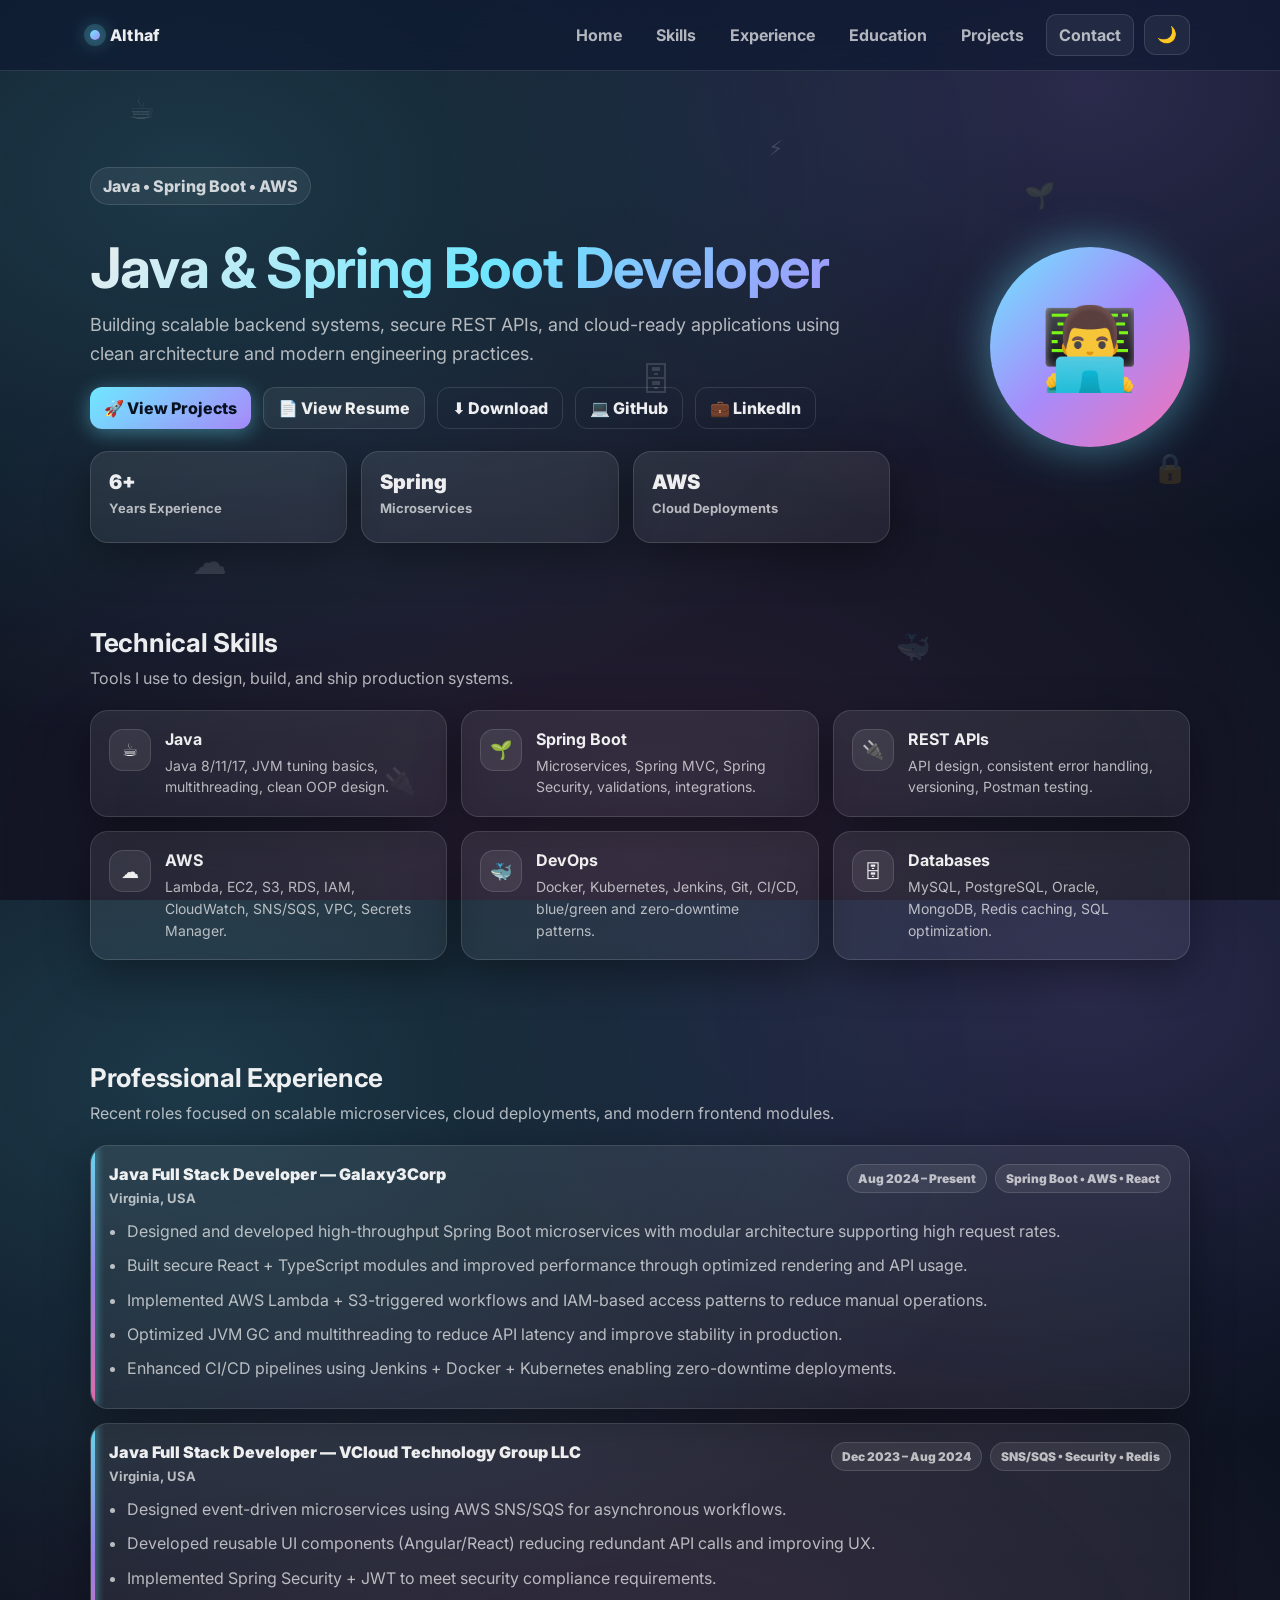
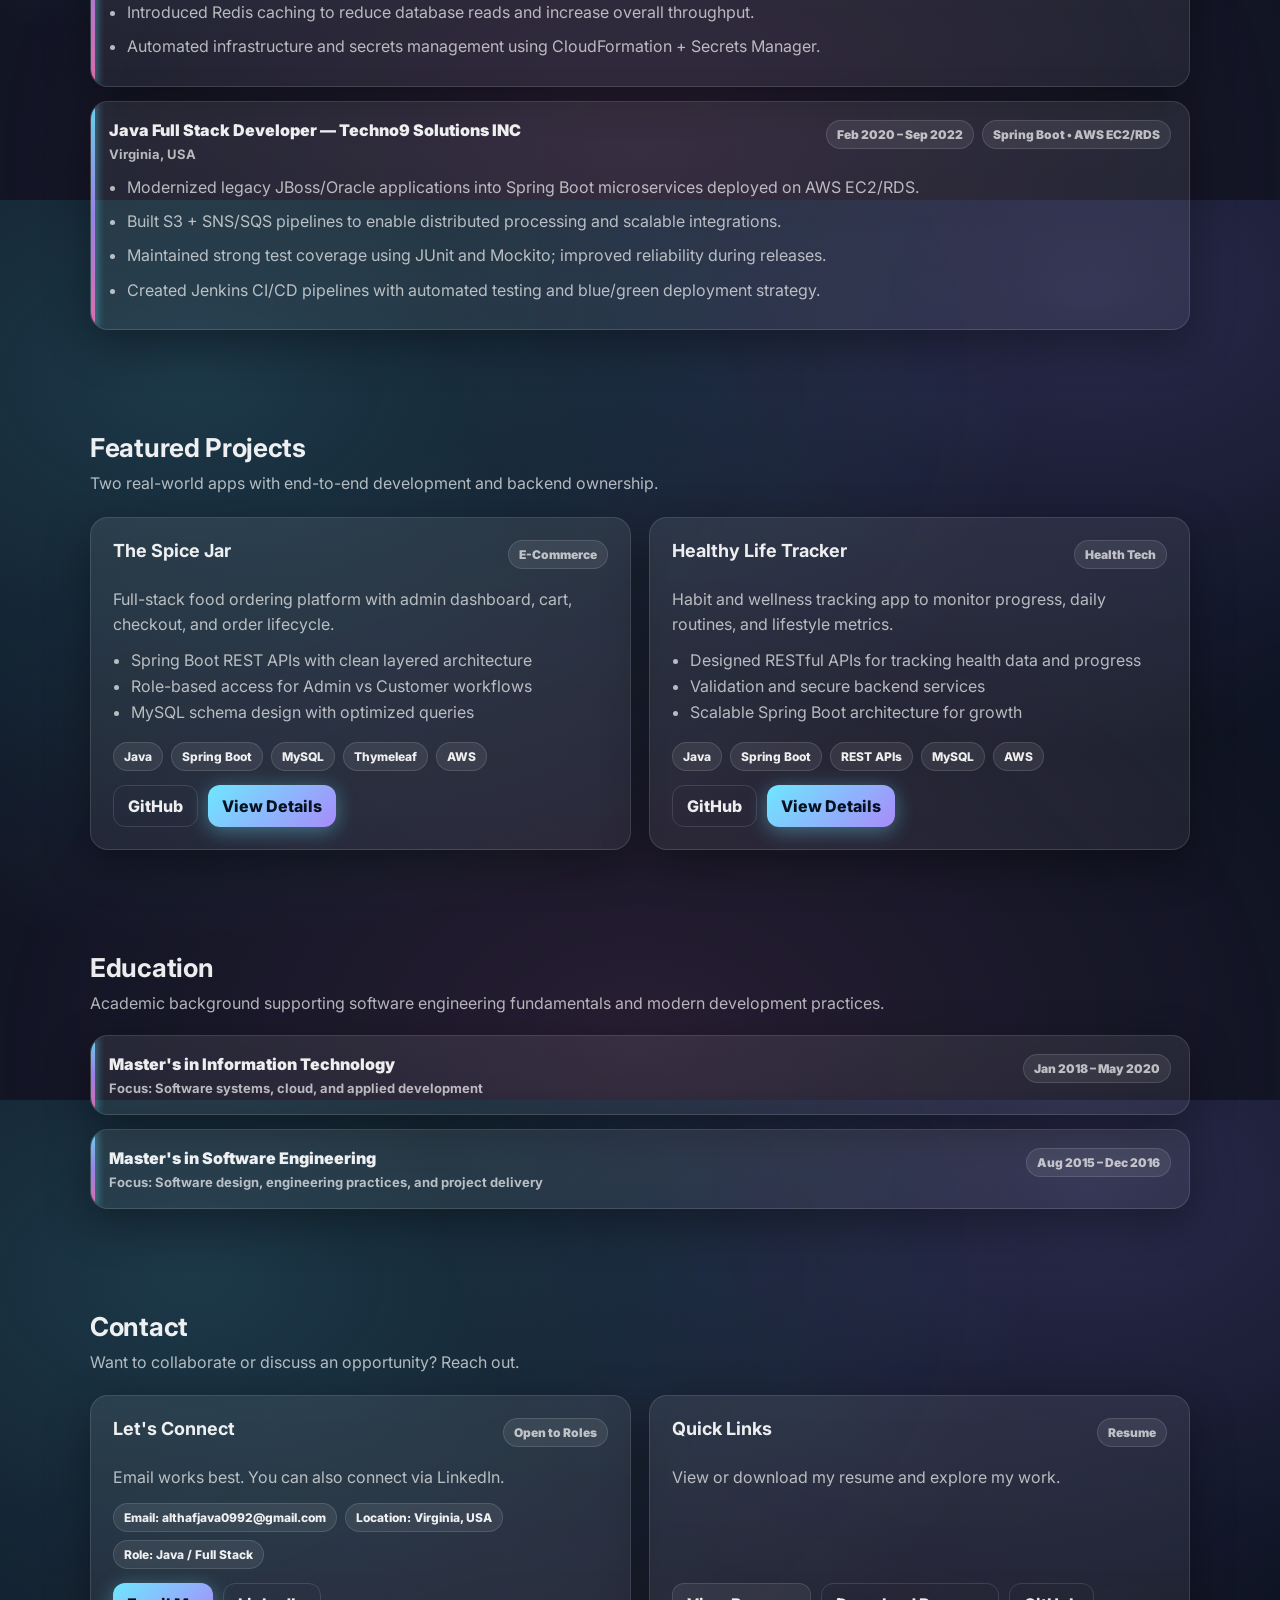
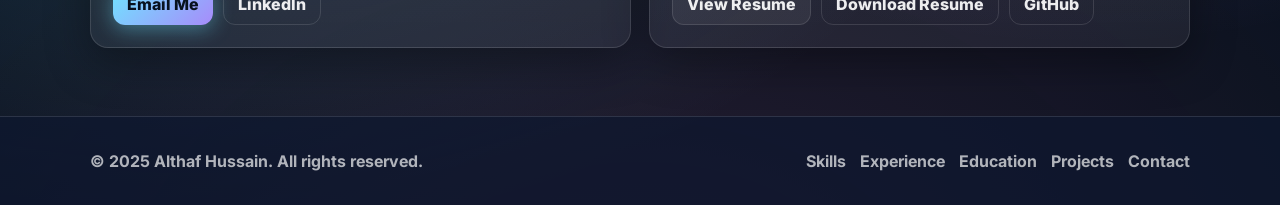
<file: index.html>
<!DOCTYPE html>
<html lang="en">
<head>
    <meta charset="UTF-8" />
    <meta name="viewport" content="width=device-width, initial-scale=1.0" />
    <title>Althaf | Java & Spring Boot Developer</title>

    <link rel="preconnect" href="https://fonts.googleapis.com" />
    <link rel="preconnect" href="https://fonts.gstatic.com" crossorigin />
    <link href="https://fonts.googleapis.com/css2?family=Inter:wght@400;600;700&display=swap" rel="stylesheet" />

    <style>
        :root{
            --bg:#0b1220;
            --bg2:#0d1730;
            --card:rgba(255,255,255,.06);
            --card2:rgba(255,255,255,.08);
            --border:rgba(255,255,255,.12);
            --text:rgba(255,255,255,.92);
            --muted:rgba(255,255,255,.68);
            --accent:#6ee7ff;
            --accent2:#a78bfa;
            --accent3:#f472b6;
            --shadow:0 14px 44px rgba(0,0,0,.35);
            --shadow-glow:0 0 40px rgba(110,231,255,.3);
            --radius:18px;
            --ring:rgba(110,231,255,.22);
        }

        [data-theme="light"]{
            --bg:#f7f8fc;
            --bg2:#ffffff;
            --card:rgba(10,20,40,.05);
            --card2:rgba(10,20,40,.07);
            --border:rgba(10,20,40,.12);
            --text:rgba(10,20,40,.92);
            --muted:rgba(10,20,40,.62);
            --shadow:0 14px 44px rgba(10,20,40,.12);
            --ring:rgba(10,20,40,.14);
        }

        *{box-sizing:border-box}
        html,body{height:100%}
        body{
            margin:0;
            font-family:Inter,system-ui,-apple-system,Segoe UI,Roboto,Arial,sans-serif;
            color:var(--text);
            overflow-x:hidden;
            background:
                    radial-gradient(1200px 800px at 15% 20%, rgba(110,231,255,.18), transparent 70%),
                    radial-gradient(1000px 700px at 85% 10%, rgba(167,139,250,.2), transparent 65%),
                    radial-gradient(1200px 900px at 50% 95%, rgba(244,114,182,.12), transparent 70%),
                    var(--bg);
            scroll-behavior: smooth;
        }

        a{color:inherit;text-decoration:none}
        .container{width:min(1100px,92%);margin:0 auto}
        .sr-only{position:absolute;left:-9999px}

        /* Floating Icons Animation */
        .floating-icons{
            position:fixed;
            top:0;
            left:0;
            width:100%;
            height:100%;
            pointer-events:none;
            z-index:-1;
            overflow:hidden;
        }
        .floating-icon{
            position:absolute;
            font-size:24px;
            opacity:.15;
            animation:float 20s infinite ease-in-out;
        }
        @keyframes float{
            0%,100%{transform:translateY(0) rotate(0deg);}
            25%{transform:translateY(-30px) rotate(90deg);}
            50%{transform:translateY(-60px) rotate(180deg);}
            75%{transform:translateY(-30px) rotate(270deg);}
        }
        .floating-icon:nth-child(1){top:10%;left:10%;animation-delay:0s;font-size:30px;}
        .floating-icon:nth-child(2){top:20%;left:80%;animation-delay:2s;font-size:25px;}
        .floating-icon:nth-child(3){top:60%;left:15%;animation-delay:4s;font-size:35px;}
        .floating-icon:nth-child(4){top:70%;left:70%;animation-delay:6s;font-size:28px;}
        .floating-icon:nth-child(5){top:40%;left:50%;animation-delay:8s;font-size:32px;}
        .floating-icon:nth-child(6){top:85%;left:30%;animation-delay:10s;font-size:26px;}
        .floating-icon:nth-child(7){top:15%;left:60%;animation-delay:12s;font-size:22px;}
        .floating-icon:nth-child(8){top:50%;left:90%;animation-delay:14s;font-size:29px;}

        /* NAVBAR */
        .navbar{
            position:sticky;top:0;z-index:50;
            backdrop-filter:blur(14px);
            background:color-mix(in srgb, var(--bg2) 65%, transparent);
            border-bottom:1px solid var(--border);
        }
        .nav-container{
            display:flex;align-items:center;justify-content:space-between;
            padding:14px 0;
            gap:14px;
        }
        .brand{
            display:flex;align-items:center;gap:10px;font-weight:800;
            letter-spacing:.2px;
        }
        .brand-dot{
            width:10px;height:10px;border-radius:999px;
            background:linear-gradient(135deg,var(--accent),var(--accent2));
            box-shadow:0 0 0 6px color-mix(in srgb, var(--accent) 18%, transparent),
                       0 0 20px var(--accent);
            animation:pulse 2s infinite;
        }
        @keyframes pulse{
            0%,100%{box-shadow:0 0 0 6px color-mix(in srgb, var(--accent) 18%, transparent),0 0 20px var(--accent);}
            50%{box-shadow:0 0 0 10px color-mix(in srgb, var(--accent) 18%, transparent),0 0 30px var(--accent);}
        }
        .nav-links{
            display:flex;align-items:center;gap:10px;flex-wrap:wrap;
            justify-content:flex-end;
        }
        .nav-links a{
            color:var(--muted);
            font-weight:700;
            padding:10px 12px;
            border-radius:10px;
            transition:all .2s ease;
        }
        .nav-links a:hover{color:var(--text);background:var(--card)}
        .nav-actions{display:flex;gap:10px;align-items:center}

        /* Buttons */
        .btn{
            display:inline-flex;align-items:center;justify-content:center;gap:8px;
            padding:10px 14px;border-radius:12px;
            font-weight:800;
            border:1px solid var(--border);
            background:var(--card);
            transition:transform .15s ease, background .2s ease, border-color .2s ease;
            cursor:pointer;
            user-select:none;
        }
        .btn:hover{transform:translateY(-2px);background:var(--card2);box-shadow:var(--shadow-glow);}
        .btn.primary{
            border:none;color:#07111f;
            background:linear-gradient(135deg,var(--accent),var(--accent2));
            box-shadow:0 4px 20px rgba(110,231,255,.4);
        }
        .btn.primary:hover{
            box-shadow:0 6px 30px rgba(110,231,255,.6);
            transform:translateY(-2px);
        }
        .btn.ghost{background:transparent}
        .btn:focus{outline:none;box-shadow:0 0 0 4px var(--ring)}

        /* Toggle */
        .toggle{
            width:46px;height:40px;
            border-radius:12px;border:1px solid var(--border);
            background:var(--card);
            display:inline-flex;align-items:center;justify-content:center;
            cursor:pointer;
            transition:background .2s ease;
        }
        .toggle:hover{background:var(--card2)}
        .toggle span{font-size:16px;line-height:1}

        /* HERO */
        .hero{padding:80px 0 50px;position:relative;}
        .hero-content{
            display:grid;
            grid-template-columns:1fr auto;
            gap:40px;
            align-items:center;
        }
        .hero-text{
            max-width:800px;
        }
        .hero-avatar{
            width:200px;
            height:200px;
            border-radius:50%;
            background:linear-gradient(135deg,var(--accent),var(--accent2),var(--accent3));
            display:flex;
            align-items:center;
            justify-content:center;
            font-size:80px;
            box-shadow:var(--shadow-glow),0 0 60px rgba(110,231,255,.2);
            animation:avatarFloat 6s ease-in-out infinite;
        }
        @keyframes avatarFloat{
            0%,100%{transform:translateY(0);}
            50%{transform:translateY(-15px);}
        }
        .badge{
            display:inline-block;
            padding:8px 12px;border-radius:999px;
            border:1px solid var(--border);
            background:var(--card);
            font-weight:800;
            color:color-mix(in srgb, var(--text) 85%, transparent);
        }
        h1{
            font-size:clamp(34px,5vw,56px);
            margin:18px 0 12px;
            line-height:1.05;
            letter-spacing:-.8px;
            background:linear-gradient(135deg,var(--text),var(--accent),var(--accent2));
            -webkit-background-clip:text;
            -webkit-text-fill-color:transparent;
            background-clip:text;
        }
        .subtitle{
            max-width:780px;
            color:var(--muted);
            font-size:18px;
            line-height:1.65;
            margin:0;
        }
        .cta-row{display:flex;gap:12px;flex-wrap:wrap;margin-top:18px}

        .stats{
            margin-top:22px;
            display:grid;
            grid-template-columns:repeat(auto-fit,minmax(240px,1fr));
            gap:14px;
        }
        .stat{
            border:1px solid var(--border);
            background:linear-gradient(180deg, var(--card2), var(--card));
            border-radius:var(--radius);
            padding:18px;
            box-shadow:var(--shadow);
            min-height:92px;
        }
        .stat-number{font-size:20px;font-weight:900}
        .stat-label{margin-top:6px;color:var(--muted);font-weight:700;font-size:13px}

        /* SECTIONS */
        .section{padding:34px 0 68px}
        .section-head{margin-bottom:16px}
        .section-head h2{margin:0;font-size:26px;letter-spacing:-.3px}
        .section-head p{margin:8px 0 0;color:var(--muted);line-height:1.6}

        /* Skills */
        .skills-grid{
            display:grid;
            grid-template-columns:repeat(auto-fit,minmax(280px,1fr));
            gap:14px;margin-top:18px;
        }
        .skill-card{
            display:flex;gap:14px;
            padding:18px;
            border-radius:var(--radius);
            border:1px solid var(--border);
            background:linear-gradient(180deg, var(--card2), var(--card));
            box-shadow:var(--shadow);
            min-height:96px;
            transition:transform .15s ease, border-color .2s ease;
        }
        .skill-card:hover{
            transform:translateY(-4px) scale(1.02);
            border-color:color-mix(in srgb, var(--text) 20%, var(--border));
            box-shadow:var(--shadow-glow);
        }
        .icon{
            transition:transform .3s ease;
        }
        .skill-card:hover .icon{
            transform:rotate(10deg) scale(1.1);
        }
        .icon{
            width:42px;height:42px;flex:0 0 42px;
            border-radius:14px;
            display:flex;align-items:center;justify-content:center;
            border:1px solid var(--border);
            background:var(--card2);
            font-size:18px;
        }
        .skill-card h3{margin:0 0 6px;font-size:16px}
        .skill-card p{margin:0;color:var(--muted);font-size:14px;line-height:1.55}

        /* Projects */
        .projects-grid{
            display:grid;
            grid-template-columns:repeat(auto-fit,minmax(320px,1fr));
            gap:18px;margin-top:20px;
        }
        .project-card{
            border:1px solid var(--border);
            background:linear-gradient(180deg, var(--card2), var(--card));
            border-radius:var(--radius);
            padding:22px;
            box-shadow:var(--shadow);
            display:flex;flex-direction:column;
            transition:transform .15s ease, border-color .2s ease;
        }
        .project-card:hover{
            transform:translateY(-4px) scale(1.02);
            border-color:color-mix(in srgb, var(--text) 20%, var(--border));
            box-shadow:var(--shadow-glow);
        }
        .project-header{
            display:flex;justify-content:space-between;align-items:flex-start;
            gap:12px;margin-bottom:8px;
        }
        .project-header h3{margin:0;font-size:18px}
        .project-tag{
            font-size:12px;font-weight:900;
            padding:6px 10px;border-radius:999px;
            background:var(--card2);
            border:1px solid var(--border);
            color:var(--muted);
            white-space:nowrap;
        }
        .project-desc{color:var(--muted);line-height:1.6;margin:10px 0 12px}
        .project-points{margin:0 0 14px;padding-left:18px;color:var(--muted)}
        .project-points li{margin-bottom:6px}
        .tech-stack{display:flex;flex-wrap:wrap;gap:8px;margin:0 0 14px}
        .chip{
            font-size:12px;font-weight:800;
            padding:6px 10px;border-radius:999px;
            border:1px solid var(--border);
            background:var(--card2);
        }
        .project-actions{display:flex;gap:10px;flex-wrap:wrap;margin-top:auto}

        /* NEW: Experience + Education (timeline cards) */
        .timeline{
            margin-top:18px;
            display:grid;
            gap:14px;
        }
        .timeline-item{
            border:1px solid var(--border);
            background:linear-gradient(180deg, var(--card2), var(--card));
            border-radius:var(--radius);
            padding:18px;
            box-shadow:var(--shadow);
            position:relative;
            overflow:hidden;
        }
        .timeline-item::before{
            content:"";
            position:absolute;
            left:0;top:0;bottom:0;
            width:4px;
            background:linear-gradient(180deg,var(--accent),var(--accent2),var(--accent3));
            opacity:.9;
            box-shadow:0 0 10px var(--accent);
        }
        .timeline-item:hover{
            transform:translateX(4px);
            transition:transform .3s ease;
        }
        .role-row{
            display:flex;
            justify-content:space-between;
            align-items:flex-start;
            gap:14px;
            flex-wrap:wrap;
        }
        .role-title{margin:0;font-size:16px;font-weight:900}
        .role-sub{
            margin:6px 0 0;
            color:var(--muted);
            font-weight:700;
            font-size:13px;
        }
        .role-meta{
            display:flex;
            gap:8px;
            flex-wrap:wrap;
            align-items:center;
            justify-content:flex-end;
        }
        .pill{
            font-size:12px;
            font-weight:900;
            padding:6px 10px;
            border-radius:999px;
            border:1px solid var(--border);
            background:var(--card2);
            color:var(--muted);
            white-space:nowrap;
        }
        .bullets{
            margin:12px 0 0;
            padding-left:18px;
            color:var(--muted);
            line-height:1.65;
        }
        .bullets li{margin-bottom:8px}

        /* Footer */
        .footer{
            border-top:1px solid var(--border);
            background:color-mix(in srgb, var(--bg2) 70%, transparent);
        }
        .footer-inner{
            display:flex;justify-content:space-between;align-items:center;
            gap:14px;flex-wrap:wrap;
            padding:18px 0;
            color:var(--muted);
            font-weight:700;
        }
        .footer-links{display:flex;gap:14px;flex-wrap:wrap}
        .footer-links a:hover{color:var(--text)}

        @media (max-width: 720px){
            .nav-links a:not(.btn){display:none}
            .hero-content{grid-template-columns:1fr;text-align:center;}
            .hero-avatar{margin:0 auto;}
        }

        /* Scroll Animation */
        .fade-in{
            opacity:0;
            transform:translateY(30px);
            transition:opacity .6s ease,transform .6s ease;
        }
        .fade-in.visible{
            opacity:1;
            transform:translateY(0);
        }
    </style>
</head>

<body>
<!-- Floating Icons Background -->
<div class="floating-icons">
    <div class="floating-icon">☕</div>
    <div class="floating-icon">🌱</div>
    <div class="floating-icon">☁</div>
    <div class="floating-icon">🐳</div>
    <div class="floating-icon">🗄</div>
    <div class="floating-icon">🔌</div>
    <div class="floating-icon">⚡</div>
    <div class="floating-icon">🔒</div>
</div>

<header class="navbar">
    <div class="container nav-container">
        <a class="brand" href="#home">
            <span class="brand-dot"></span>
            <span>Althaf</span>
        </a>

        <div class="nav-actions">
            <nav class="nav-links" aria-label="Primary">
                <a href="#home">Home</a>
                <a href="#skills">Skills</a>
                <a href="#experience">Experience</a>
                <a href="#education">Education</a>
                <a href="projects.html">Projects</a>
                <a href="contact.html" class="btn">Contact</a>
            </nav>

            <button id="themeToggle" class="toggle" aria-label="Toggle dark/light mode" title="Toggle theme">
                <span id="themeIcon">🌙</span>
            </button>
        </div>
    </div>
</header>

<main id="home">
    <!-- HERO -->
    <section class="hero">
        <div class="container">
            <div class="hero-content fade-in">
                <div class="hero-text">
                    <p class="badge">Java • Spring Boot • AWS</p>
                    <h1>Java & Spring Boot Developer</h1>
                    <p class="subtitle">
                        Building scalable backend systems, secure REST APIs, and cloud-ready applications using clean architecture and modern engineering practices.
                    </p>

                    <div class="cta-row">
                        <a class="btn primary" href="projects.html">🚀 View Projects</a>
                        <a class="btn" href="resume/Althaf_Hussain_Shaik_Modern_Format.pdf" target="_blank" rel="noopener">📄 View Resume</a>
                        <a class="btn ghost" href="resume/Althaf_Hussain_Shaik_Modern_Format.pdf" download>⬇️ Download</a>
                        <a class="btn ghost" href="https://github.com/althafshaik0992" target="_blank" rel="noopener">💻 GitHub</a>
                        <a class="btn ghost" href="https://www.linkedin.com/in/althaf-hussain-shaik" target="_blank" rel="noopener">💼 LinkedIn</a>
                    </div>

                    <div class="stats">
                        <div class="stat">
                            <div class="stat-number">6+</div>
                            <div class="stat-label">Years Experience</div>
                        </div>
                        <div class="stat">
                            <div class="stat-number">Spring</div>
                            <div class="stat-label">Microservices</div>
                        </div>
                        <div class="stat">
                            <div class="stat-number">AWS</div>
                            <div class="stat-label">Cloud Deployments</div>
                        </div>
                    </div>
                </div>
                <div class="hero-avatar">👨‍💻</div>
            </div>
        </div>
    </section>

    <!-- SKILLS -->
    <section class="section" id="skills">
        <div class="container fade-in">
            <div class="section-head">
                <h2>Technical Skills</h2>
                <p>Tools I use to design, build, and ship production systems.</p>
            </div>

            <div class="skills-grid">
                <div class="skill-card">
                    <div class="icon">☕</div>
                    <div>
                        <h3>Java</h3>
                        <p>Java 8/11/17, JVM tuning basics, multithreading, clean OOP design.</p>
                    </div>
                </div>

                <div class="skill-card">
                    <div class="icon">🌱</div>
                    <div>
                        <h3>Spring Boot</h3>
                        <p>Microservices, Spring MVC, Spring Security, validations, integrations.</p>
                    </div>
                </div>

                <div class="skill-card">
                    <div class="icon">🔌</div>
                    <div>
                        <h3>REST APIs</h3>
                        <p>API design, consistent error handling, versioning, Postman testing.</p>
                    </div>
                </div>

                <div class="skill-card">
                    <div class="icon">☁</div>
                    <div>
                        <h3>AWS</h3>
                        <p>Lambda, EC2, S3, RDS, IAM, CloudWatch, SNS/SQS, VPC, Secrets Manager.</p>
                    </div>
                </div>

                <div class="skill-card">
                    <div class="icon">🐳</div>
                    <div>
                        <h3>DevOps</h3>
                        <p>Docker, Kubernetes, Jenkins, Git, CI/CD, blue/green and zero-downtime patterns.</p>
                    </div>
                </div>

                <div class="skill-card">
                    <div class="icon">🗄</div>
                    <div>
                        <h3>Databases</h3>
                        <p>MySQL, PostgreSQL, Oracle, MongoDB, Redis caching, SQL optimization.</p>
                    </div>
                </div>
            </div>
        </div>
    </section>

    <!-- EXPERIENCE -->
    <section class="section" id="experience">
        <div class="container fade-in">
            <div class="section-head">
                <h2>Professional Experience</h2>
                <p>Recent roles focused on scalable microservices, cloud deployments, and modern frontend modules.</p>
            </div>

            <div class="timeline">
                <div class="timeline-item">
                    <div class="role-row">
                        <div>
                            <h3 class="role-title">Java Full Stack Developer — Galaxy3Corp</h3>
                            <div class="role-sub">Virginia, USA</div>
                        </div>
                        <div class="role-meta">
                            <span class="pill">Aug 2024 – Present</span>
                            <span class="pill">Spring Boot • AWS • React</span>
                        </div>
                    </div>
                    <ul class="bullets">
                        <li>Designed and developed high-throughput Spring Boot microservices with modular architecture supporting high request rates.</li>
                        <li>Built secure React + TypeScript modules and improved performance through optimized rendering and API usage.</li>
                        <li>Implemented AWS Lambda + S3-triggered workflows and IAM-based access patterns to reduce manual operations.</li>
                        <li>Optimized JVM GC and multithreading to reduce API latency and improve stability in production.</li>
                        <li>Enhanced CI/CD pipelines using Jenkins + Docker + Kubernetes enabling zero-downtime deployments.</li>
                    </ul>
                </div>

                <div class="timeline-item">
                    <div class="role-row">
                        <div>
                            <h3 class="role-title">Java Full Stack Developer — VCloud Technology Group LLC</h3>
                            <div class="role-sub">Virginia, USA</div>
                        </div>
                        <div class="role-meta">
                            <span class="pill">Dec 2023 – Aug 2024</span>
                            <span class="pill">SNS/SQS • Security • Redis</span>
                        </div>
                    </div>
                    <ul class="bullets">
                        <li>Designed event-driven microservices using AWS SNS/SQS for asynchronous workflows.</li>
                        <li>Developed reusable UI components (Angular/React) reducing redundant API calls and improving UX.</li>
                        <li>Implemented Spring Security + JWT to meet security compliance requirements.</li>
                        <li>Introduced Redis caching to reduce database reads and increase overall throughput.</li>
                        <li>Automated infrastructure and secrets management using CloudFormation + Secrets Manager.</li>
                    </ul>
                </div>

                <div class="timeline-item">
                    <div class="role-row">
                        <div>
                            <h3 class="role-title">Java Full Stack Developer — Techno9 Solutions INC</h3>
                            <div class="role-sub">Virginia, USA</div>
                        </div>
                        <div class="role-meta">
                            <span class="pill">Feb 2020 – Sep 2022</span>
                            <span class="pill">Spring Boot • AWS EC2/RDS</span>
                        </div>
                    </div>
                    <ul class="bullets">
                        <li>Modernized legacy JBoss/Oracle applications into Spring Boot microservices deployed on AWS EC2/RDS.</li>
                        <li>Built S3 + SNS/SQS pipelines to enable distributed processing and scalable integrations.</li>
                        <li>Maintained strong test coverage using JUnit and Mockito; improved reliability during releases.</li>
                        <li>Created Jenkins CI/CD pipelines with automated testing and blue/green deployment strategy.</li>
                    </ul>
                </div>
            </div>
        </div>
    </section>

    <!-- PROJECTS -->
    <section class="section" id="projects">
        <div class="container fade-in">
            <div class="section-head">
                <h2>Featured Projects</h2>
                <p>Two real-world apps with end-to-end development and backend ownership.</p>
            </div>

            <div class="projects-grid">
                <!-- Project 1 -->
                <article class="project-card">
                    <div class="project-header">
                        <h3>The Spice Jar</h3>
                        <span class="project-tag">E-Commerce</span>
                    </div>

                    <p class="project-desc">
                        Full-stack food ordering platform with admin dashboard, cart, checkout, and order lifecycle.
                    </p>

                    <ul class="project-points">
                        <li>Spring Boot REST APIs with clean layered architecture</li>
                        <li>Role-based access for Admin vs Customer workflows</li>
                        <li>MySQL schema design with optimized queries</li>
                    </ul>

                    <div class="tech-stack">
                        <span class="chip">Java</span>
                        <span class="chip">Spring Boot</span>
                        <span class="chip">MySQL</span>
                        <span class="chip">Thymeleaf</span>
                        <span class="chip">AWS</span>
                    </div>

                    <div class="project-actions">
                        <a class="btn ghost" href="https://github.com/althafshaik0992" target="_blank" rel="noopener">GitHub</a>
                        <a class="btn primary" href="projects.html">View Details</a>
                    </div>
                </article>

                <!-- Project 2 -->
                <article class="project-card">
                    <div class="project-header">
                        <h3>Healthy Life Tracker</h3>
                        <span class="project-tag">Health Tech</span>
                    </div>

                    <p class="project-desc">
                        Habit and wellness tracking app to monitor progress, daily routines, and lifestyle metrics.
                    </p>

                    <ul class="project-points">
                        <li>Designed RESTful APIs for tracking health data and progress</li>
                        <li>Validation and secure backend services</li>
                        <li>Scalable Spring Boot architecture for growth</li>
                    </ul>

                    <div class="tech-stack">
                        <span class="chip">Java</span>
                        <span class="chip">Spring Boot</span>
                        <span class="chip">REST APIs</span>
                        <span class="chip">MySQL</span>
                        <span class="chip">AWS</span>
                    </div>

                    <div class="project-actions">
                        <a class="btn ghost" href="https://github.com/althafshaik0992" target="_blank" rel="noopener">GitHub</a>
                        <a class="btn primary" href="projects.html">View Details</a>
                    </div>
                </article>
            </div>
        </div>
    </section>

    <!-- EDUCATION -->
    <section class="section" id="education">
        <div class="container fade-in">
            <div class="section-head">
                <h2>Education</h2>
                <p>Academic background supporting software engineering fundamentals and modern development practices.</p>
            </div>

            <div class="timeline">
                <div class="timeline-item">
                    <div class="role-row">
                        <div>
                            <h3 class="role-title">Master's in Information Technology</h3>
                            <div class="role-sub">Focus: Software systems, cloud, and applied development</div>
                        </div>
                        <div class="role-meta">
                            <span class="pill">Jan 2018 – May 2020</span>
                        </div>
                    </div>
                </div>

                <div class="timeline-item">
                    <div class="role-row">
                        <div>
                            <h3 class="role-title">Master's in Software Engineering</h3>
                            <div class="role-sub">Focus: Software design, engineering practices, and project delivery</div>
                        </div>
                        <div class="role-meta">
                            <span class="pill">Aug 2015 – Dec 2016</span>
                        </div>
                    </div>
                </div>
            </div>
        </div>
    </section>

    <!-- CONTACT -->
    <section class="section" id="contact">
        <div class="container fade-in">
            <div class="section-head">
                <h2>Contact</h2>
                <p>Want to collaborate or discuss an opportunity? Reach out.</p>
            </div>

            <div class="projects-grid">
                <div class="project-card">
                    <div class="project-header">
                        <h3>Let's Connect</h3>
                        <span class="project-tag">Open to Roles</span>
                    </div>

                    <p class="project-desc">Email works best. You can also connect via LinkedIn.</p>

                    <div class="tech-stack">
                        <span class="chip">Email: althafjava0992@gmail.com</span>
                        <span class="chip">Location: Virginia, USA</span>
                        <span class="chip">Role: Java / Full Stack</span>
                    </div>

                    <div class="project-actions">
                        <a class="btn primary" href="mailto:althafjava0992@gmail.com">Email Me</a>
                        <a class="btn ghost" href="https://www.linkedin.com/in/althaf-hussain-shaik" target="_blank" rel="noopener">LinkedIn</a>
                    </div>
                </div>

                <div class="project-card">
                    <div class="project-header">
                        <h3>Quick Links</h3>
                        <span class="project-tag">Resume</span>
                    </div>

                    <p class="project-desc">View or download my resume and explore my work.</p>

                    <div class="project-actions">
                        <a class="btn" href="resume/Althaf_Hussain_Shaik_Modern_Format.pdf" target="_blank" rel="noopener">View Resume</a>
                        <a class="btn ghost" href="resume/Althaf_Hussain_Shaik_Modern_Format.pdf" download>Download Resume</a>
                        <a class="btn ghost" href="https://github.com/althafshaik0992" target="_blank" rel="noopener">GitHub</a>
                    </div>
                </div>
            </div>
        </div>
    </section>
</main>

<footer class="footer">
    <div class="container footer-inner">
        <p>© 2025 Althaf Hussain. All rights reserved.</p>
        <div class="footer-links">
            <a href="#skills">Skills</a>
            <a href="#experience">Experience</a>
            <a href="#education">Education</a>
            <a href="#projects">Projects</a>
            <a href="#contact">Contact</a>
        </div>
    </div>
</footer>

<script>
    // Theme Toggle
    const root = document.documentElement;
    const toggleBtn = document.getElementById('themeToggle');
    const icon = document.getElementById('themeIcon');

    const savedTheme = localStorage.getItem('theme');
    if (savedTheme === 'light') {
        root.setAttribute('data-theme', 'light');
        icon.textContent = '☀️';
    } else {
        root.setAttribute('data-theme', 'dark');
        icon.textContent = '🌙';
    }

    toggleBtn.addEventListener('click', () => {
        const isLight = root.getAttribute('data-theme') === 'light';
        if (isLight) {
            root.setAttribute('data-theme', 'dark');
            localStorage.setItem('theme', 'dark');
            icon.textContent = '🌙';
        } else {
            root.setAttribute('data-theme', 'light');
            localStorage.setItem('theme', 'light');
            icon.textContent = '☀️';
        }
    });

    // Scroll Animation
    const observerOptions = {
        threshold: 0.1,
        rootMargin: '0px 0px -50px 0px'
    };

    const observer = new IntersectionObserver((entries) => {
        entries.forEach(entry => {
            if (entry.isIntersecting) {
                entry.target.classList.add('visible');
            }
        });
    }, observerOptions);

    document.querySelectorAll('.fade-in').forEach(el => {
        observer.observe(el);
    });
</script>
</body>
</html>
</file>
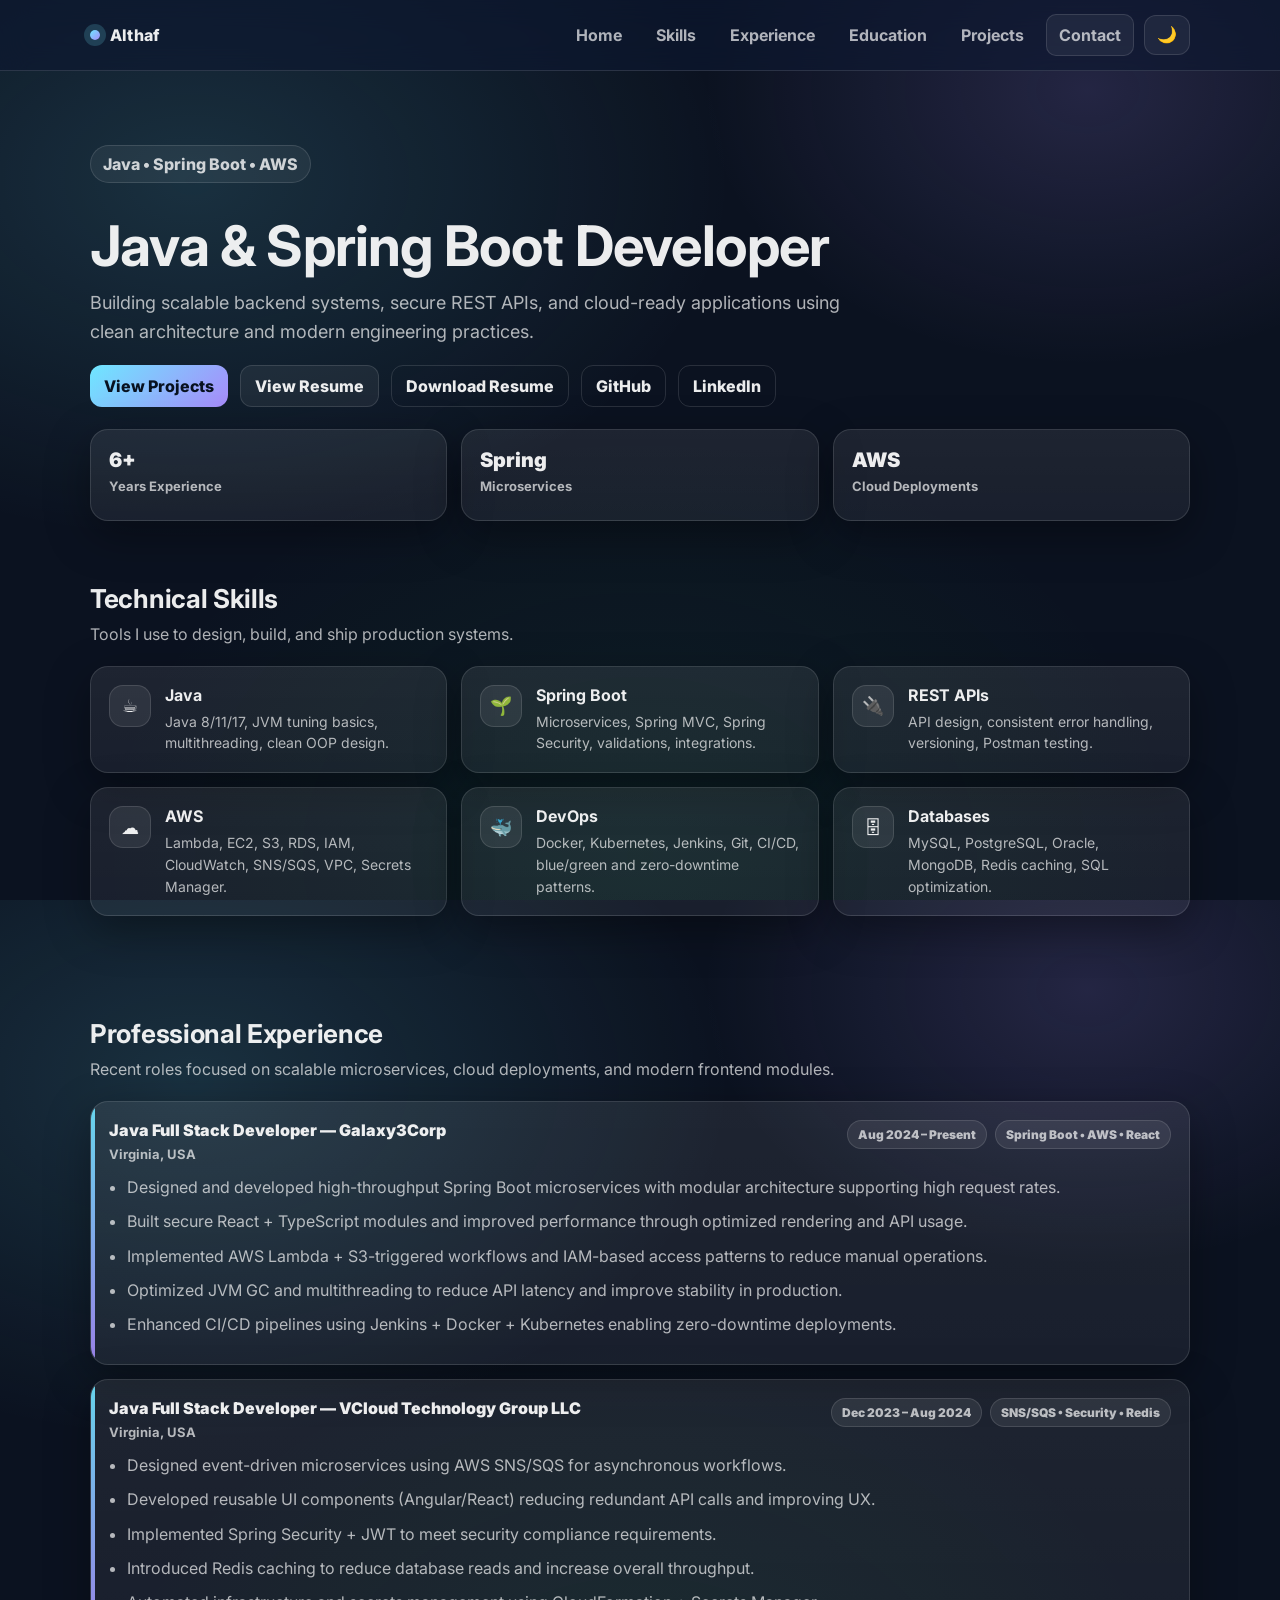
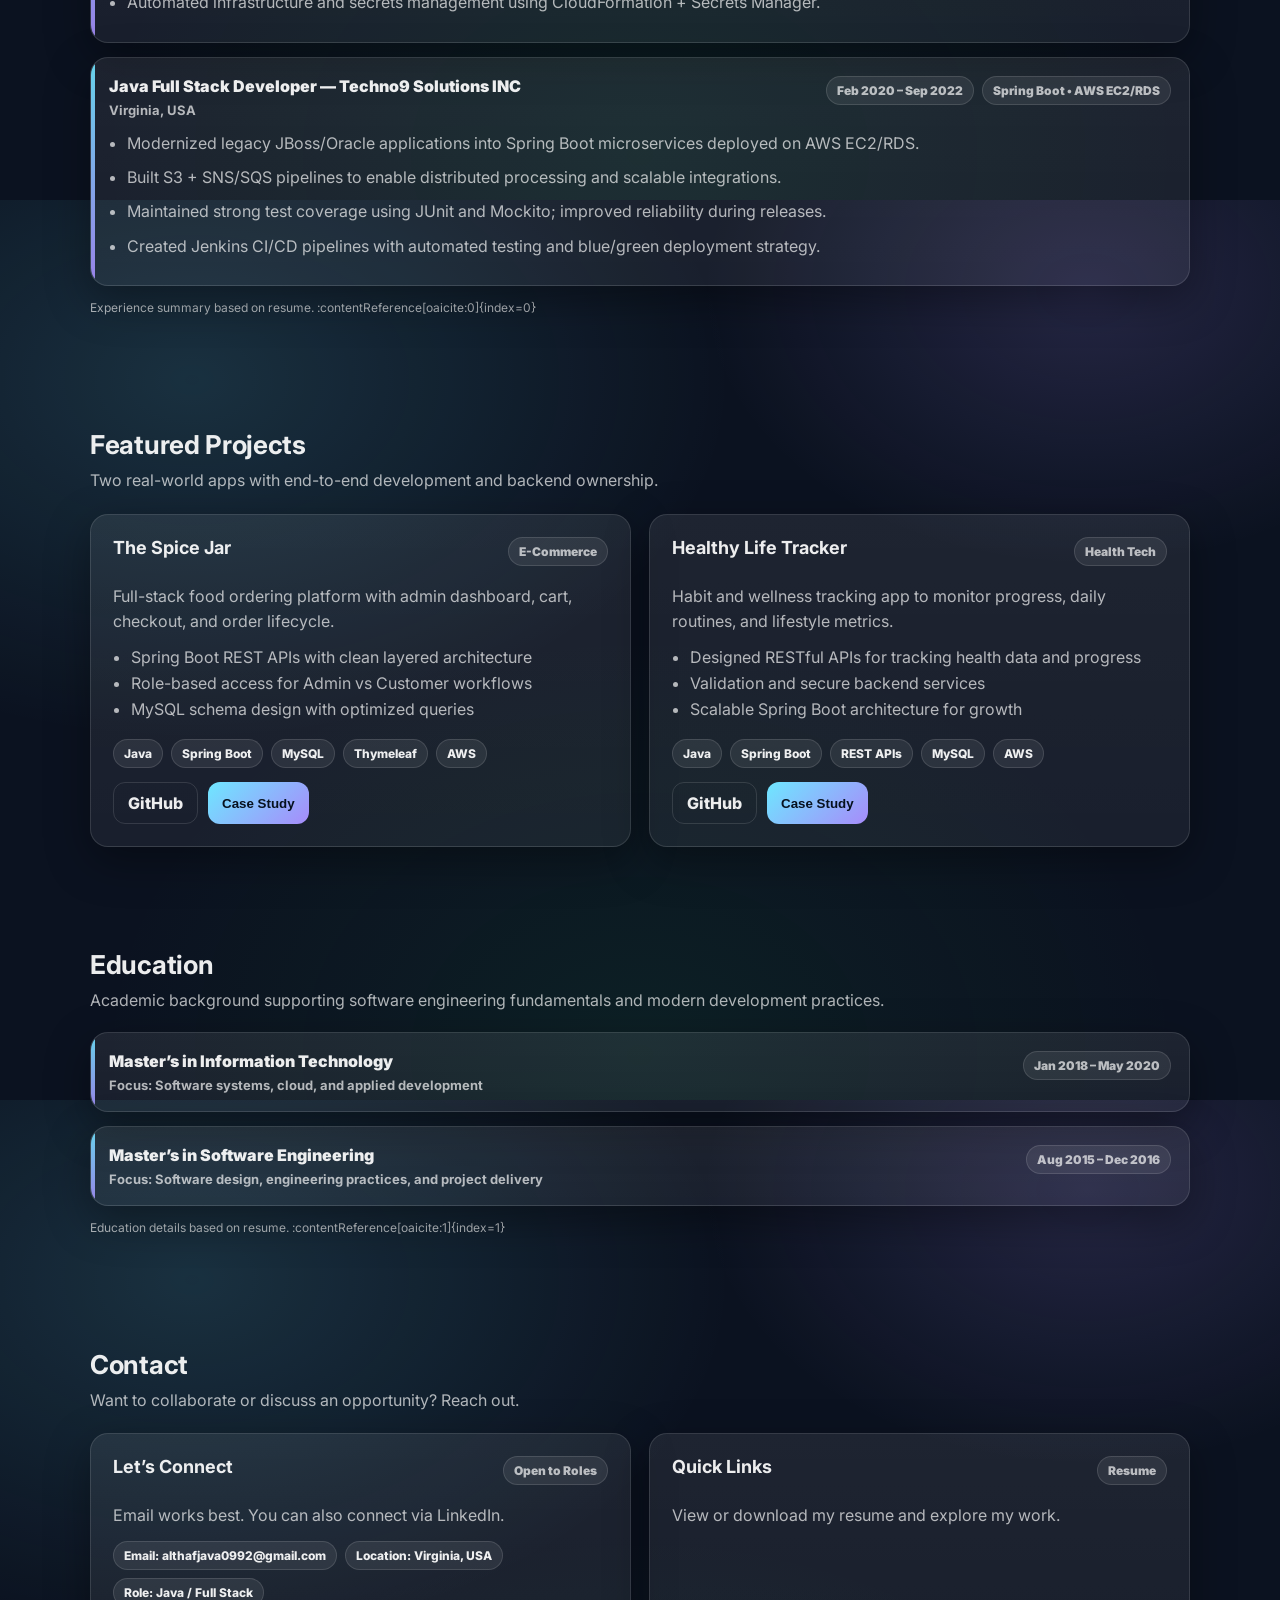
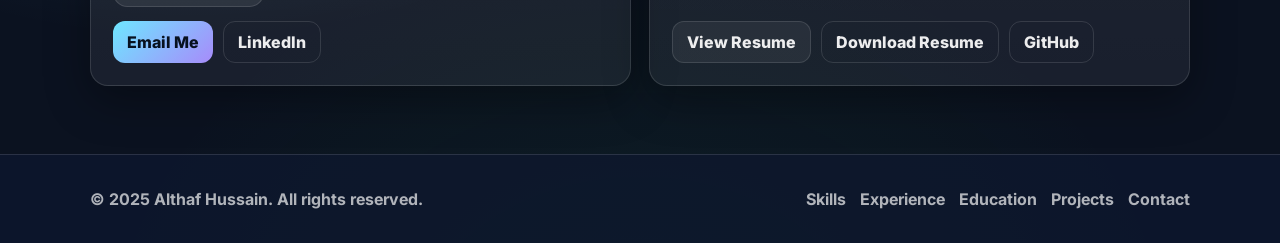
<file: Professional_Portfolio_Abstract_UI/src/main/resources/templates/index.html>
<!DOCTYPE html>
<html lang="en" xmlns:th="http://www.thymeleaf.org">
<head>
    <meta charset="UTF-8" />
    <meta name="viewport" content="width=device-width, initial-scale=1.0" />
    <title>Althaf | Java & Spring Boot Developer</title>

    <link rel="preconnect" href="https://fonts.googleapis.com" />
    <link rel="preconnect" href="https://fonts.gstatic.com" crossorigin />
    <link href="https://fonts.googleapis.com/css2?family=Inter:wght@400;600;700&display=swap" rel="stylesheet" />

    <style>
        :root{
            --bg:#0b1220;
            --bg2:#0d1730;
            --card:rgba(255,255,255,.06);
            --card2:rgba(255,255,255,.08);
            --border:rgba(255,255,255,.12);
            --text:rgba(255,255,255,.92);
            --muted:rgba(255,255,255,.68);
            --accent:#6ee7ff;
            --accent2:#a78bfa;
            --shadow:0 14px 44px rgba(0,0,0,.35);
            --radius:18px;
            --ring:rgba(110,231,255,.22);
        }

        [data-theme="light"]{
            --bg:#f7f8fc;
            --bg2:#ffffff;
            --card:rgba(10,20,40,.05);
            --card2:rgba(10,20,40,.07);
            --border:rgba(10,20,40,.12);
            --text:rgba(10,20,40,.92);
            --muted:rgba(10,20,40,.62);
            --shadow:0 14px 44px rgba(10,20,40,.12);
            --ring:rgba(10,20,40,.14);
        }

        *{box-sizing:border-box}
        html,body{height:100%}
        body{
            margin:0;
            font-family:Inter,system-ui,-apple-system,Segoe UI,Roboto,Arial,sans-serif;
            color:var(--text);
            overflow-x:hidden;
            background:
                    radial-gradient(900px 600px at 15% 20%, rgba(110,231,255,.14), transparent 60%),
                    radial-gradient(700px 500px at 85% 10%, rgba(167,139,250,.16), transparent 55%),
                    radial-gradient(900px 700px at 50% 95%, rgba(34,197,94,.08), transparent 60%),
                    var(--bg);
        }

        a{color:inherit;text-decoration:none}
        .container{width:min(1100px,92%);margin:0 auto}
        .sr-only{position:absolute;left:-9999px}

        /* NAVBAR */
        .navbar{
            position:sticky;top:0;z-index:50;
            backdrop-filter:blur(14px);
            background:color-mix(in srgb, var(--bg2) 65%, transparent);
            border-bottom:1px solid var(--border);
        }
        .nav-container{
            display:flex;align-items:center;justify-content:space-between;
            padding:14px 0;
            gap:14px;
        }
        .brand{
            display:flex;align-items:center;gap:10px;font-weight:800;
            letter-spacing:.2px;
        }
        .brand-dot{
            width:10px;height:10px;border-radius:999px;
            background:linear-gradient(135deg,var(--accent),var(--accent2));
            box-shadow:0 0 0 6px color-mix(in srgb, var(--accent) 18%, transparent);
        }
        .nav-links{
            display:flex;align-items:center;gap:10px;flex-wrap:wrap;
            justify-content:flex-end;
        }
        .nav-links a{
            color:var(--muted);
            font-weight:700;
            padding:10px 12px;
            border-radius:10px;
            transition:all .2s ease;
        }
        .nav-links a:hover{color:var(--text);background:var(--card)}
        .nav-actions{display:flex;gap:10px;align-items:center}

        /* Buttons */
        .btn{
            display:inline-flex;align-items:center;justify-content:center;gap:8px;
            padding:10px 14px;border-radius:12px;
            font-weight:800;
            border:1px solid var(--border);
            background:var(--card);
            transition:transform .15s ease, background .2s ease, border-color .2s ease;
            cursor:pointer;
            user-select:none;
        }
        .btn:hover{transform:translateY(-1px);background:var(--card2)}
        .btn.primary{
            border:none;color:#07111f;
            background:linear-gradient(135deg,var(--accent),var(--accent2));
        }
        .btn.ghost{background:transparent}
        .btn:focus{outline:none;box-shadow:0 0 0 4px var(--ring)}

        /* Toggle */
        .toggle{
            width:46px;height:40px;
            border-radius:12px;border:1px solid var(--border);
            background:var(--card);
            display:inline-flex;align-items:center;justify-content:center;
            cursor:pointer;
            transition:background .2s ease;
        }
        .toggle:hover{background:var(--card2)}
        .toggle span{font-size:16px;line-height:1}

        /* HERO */
        .hero{padding:58px 0 28px}
        .badge{
            display:inline-block;
            padding:8px 12px;border-radius:999px;
            border:1px solid var(--border);
            background:var(--card);
            font-weight:800;
            color:color-mix(in srgb, var(--text) 85%, transparent);
        }
        h1{
            font-size:clamp(34px,5vw,56px);
            margin:18px 0 12px;
            line-height:1.05;
            letter-spacing:-.8px;
        }
        .subtitle{
            max-width:780px;
            color:var(--muted);
            font-size:18px;
            line-height:1.65;
            margin:0;
        }
        .cta-row{display:flex;gap:12px;flex-wrap:wrap;margin-top:18px}

        .stats{
            margin-top:22px;
            display:grid;
            grid-template-columns:repeat(auto-fit,minmax(240px,1fr));
            gap:14px;
        }
        .stat{
            border:1px solid var(--border);
            background:linear-gradient(180deg, var(--card2), var(--card));
            border-radius:var(--radius);
            padding:18px;
            box-shadow:var(--shadow);
            min-height:92px;
        }
        .stat-number{font-size:20px;font-weight:900}
        .stat-label{margin-top:6px;color:var(--muted);font-weight:700;font-size:13px}

        /* SECTIONS */
        .section{padding:34px 0 68px}
        .section-head{margin-bottom:16px}
        .section-head h2{margin:0;font-size:26px;letter-spacing:-.3px}
        .section-head p{margin:8px 0 0;color:var(--muted);line-height:1.6}

        /* Skills */
        .skills-grid{
            display:grid;
            grid-template-columns:repeat(auto-fit,minmax(280px,1fr));
            gap:14px;margin-top:18px;
        }
        .skill-card{
            display:flex;gap:14px;
            padding:18px;
            border-radius:var(--radius);
            border:1px solid var(--border);
            background:linear-gradient(180deg, var(--card2), var(--card));
            box-shadow:var(--shadow);
            min-height:96px;
            transition:transform .15s ease, border-color .2s ease;
        }
        .skill-card:hover{
            transform:translateY(-2px);
            border-color:color-mix(in srgb, var(--text) 20%, var(--border));
        }
        .icon{
            width:42px;height:42px;flex:0 0 42px;
            border-radius:14px;
            display:flex;align-items:center;justify-content:center;
            border:1px solid var(--border);
            background:var(--card2);
            font-size:18px;
        }
        .skill-card h3{margin:0 0 6px;font-size:16px}
        .skill-card p{margin:0;color:var(--muted);font-size:14px;line-height:1.55}

        /* Projects */
        .projects-grid{
            display:grid;
            grid-template-columns:repeat(auto-fit,minmax(320px,1fr));
            gap:18px;margin-top:20px;
        }
        .project-card{
            border:1px solid var(--border);
            background:linear-gradient(180deg, var(--card2), var(--card));
            border-radius:var(--radius);
            padding:22px;
            box-shadow:var(--shadow);
            display:flex;flex-direction:column;
            transition:transform .15s ease, border-color .2s ease;
        }
        .project-card:hover{
            transform:translateY(-2px);
            border-color:color-mix(in srgb, var(--text) 20%, var(--border));
        }
        .project-header{
            display:flex;justify-content:space-between;align-items:flex-start;
            gap:12px;margin-bottom:8px;
        }
        .project-header h3{margin:0;font-size:18px}
        .project-tag{
            font-size:12px;font-weight:900;
            padding:6px 10px;border-radius:999px;
            background:var(--card2);
            border:1px solid var(--border);
            color:var(--muted);
            white-space:nowrap;
        }
        .project-desc{color:var(--muted);line-height:1.6;margin:10px 0 12px}
        .project-points{margin:0 0 14px;padding-left:18px;color:var(--muted)}
        .project-points li{margin-bottom:6px}
        .tech-stack{display:flex;flex-wrap:wrap;gap:8px;margin:0 0 14px}
        .chip{
            font-size:12px;font-weight:800;
            padding:6px 10px;border-radius:999px;
            border:1px solid var(--border);
            background:var(--card2);
        }
        .project-actions{display:flex;gap:10px;flex-wrap:wrap;margin-top:auto}

        /* NEW: Experience + Education (timeline cards) */
        .timeline{
            margin-top:18px;
            display:grid;
            gap:14px;
        }
        .timeline-item{
            border:1px solid var(--border);
            background:linear-gradient(180deg, var(--card2), var(--card));
            border-radius:var(--radius);
            padding:18px;
            box-shadow:var(--shadow);
            position:relative;
            overflow:hidden;
        }
        .timeline-item::before{
            content:"";
            position:absolute;
            left:0;top:0;bottom:0;
            width:4px;
            background:linear-gradient(180deg,var(--accent),var(--accent2));
            opacity:.9;
        }
        .role-row{
            display:flex;
            justify-content:space-between;
            align-items:flex-start;
            gap:14px;
            flex-wrap:wrap;
        }
        .role-title{margin:0;font-size:16px;font-weight:900}
        .role-sub{
            margin:6px 0 0;
            color:var(--muted);
            font-weight:700;
            font-size:13px;
        }
        .role-meta{
            display:flex;
            gap:8px;
            flex-wrap:wrap;
            align-items:center;
            justify-content:flex-end;
        }
        .pill{
            font-size:12px;
            font-weight:900;
            padding:6px 10px;
            border-radius:999px;
            border:1px solid var(--border);
            background:var(--card2);
            color:var(--muted);
            white-space:nowrap;
        }
        .bullets{
            margin:12px 0 0;
            padding-left:18px;
            color:var(--muted);
            line-height:1.65;
        }
        .bullets li{margin-bottom:8px}

        /* Footer */
        .footer{
            border-top:1px solid var(--border);
            background:color-mix(in srgb, var(--bg2) 70%, transparent);
        }
        .footer-inner{
            display:flex;justify-content:space-between;align-items:center;
            gap:14px;flex-wrap:wrap;
            padding:18px 0;
            color:var(--muted);
            font-weight:700;
        }
        .footer-links{display:flex;gap:14px;flex-wrap:wrap}
        .footer-links a:hover{color:var(--text)}

        @media (max-width: 720px){ .nav-links a:not(.btn){display:none} }
    </style>
</head>

<body>
<header class="navbar">
    <div class="container nav-container">
        <a class="brand" href="#home">
            <span class="brand-dot"></span>
            <span>Althaf</span>
        </a>

        <div class="nav-actions">
            <nav class="nav-links" aria-label="Primary">
                <a href="#home">Home</a>
                <a href="#skills">Skills</a>
                <a href="#experience">Experience</a>
                <a href="#education">Education</a>
                <a href="/projects">Projects</a>
                <a href="/contact" class="btn">Contact</a>
            </nav>

            <button id="themeToggle" class="toggle" aria-label="Toggle dark/light mode" title="Toggle theme">
                <span id="themeIcon">🌙</span>
            </button>
        </div>
    </div>
</header>

<main id="home">
    <!-- HERO -->
    <section class="hero">
        <div class="container">
            <p class="badge">Java • Spring Boot • AWS</p>
            <h1>Java & Spring Boot Developer</h1>
            <p class="subtitle">
                Building scalable backend systems, secure REST APIs, and cloud-ready applications using clean architecture and modern engineering practices.
            </p>

            <div class="cta-row">
                <a class="btn primary" href="/projects">View Projects</a>

                <!-- NOTE: Your current link points to a DOCX with spaces.
                     It's strongly recommended to rename the file to:
                     /resume/Althaf_Hussain_Resume.pdf (or .docx) with NO SPACES. -->
                <a th:href="@{/resume/Althaf_Hussain_Shaik_Modern_Format.pdf}" class="btn" target="_blank" rel="noopener">View Resume</a>
                <a th:href="@{/resume/Althaf_Hussain_Shaik_Modern_Format.pdf}" class="btn ghost" download="Althaf_Hussain_Resume.docx">Download Resume</a>

                <a class="btn ghost" href="https://github.com/YOUR_GITHUB_USERNAME" target="_blank" rel="noopener">GitHub</a>
                <a class="btn ghost" href="https://www.linkedin.com/in/YOUR_LINKEDIN" target="_blank" rel="noopener">LinkedIn</a>
            </div>

            <div class="stats">
                <div class="stat">
                    <div class="stat-number">6+</div>
                    <div class="stat-label">Years Experience</div>
                </div>
                <div class="stat">
                    <div class="stat-number">Spring</div>
                    <div class="stat-label">Microservices</div>
                </div>
                <div class="stat">
                    <div class="stat-number">AWS</div>
                    <div class="stat-label">Cloud Deployments</div>
                </div>
            </div>
        </div>
    </section>

    <!-- SKILLS -->
    <section class="section" id="skills">
        <div class="container">
            <div class="section-head">
                <h2>Technical Skills</h2>
                <p>Tools I use to design, build, and ship production systems.</p>
            </div>

            <div class="skills-grid">
                <div class="skill-card">
                    <div class="icon">☕</div>
                    <div>
                        <h3>Java</h3>
                        <p>Java 8/11/17, JVM tuning basics, multithreading, clean OOP design.</p>
                    </div>
                </div>

                <div class="skill-card">
                    <div class="icon">🌱</div>
                    <div>
                        <h3>Spring Boot</h3>
                        <p>Microservices, Spring MVC, Spring Security, validations, integrations.</p>
                    </div>
                </div>

                <div class="skill-card">
                    <div class="icon">🔌</div>
                    <div>
                        <h3>REST APIs</h3>
                        <p>API design, consistent error handling, versioning, Postman testing.</p>
                    </div>
                </div>

                <div class="skill-card">
                    <div class="icon">☁</div>
                    <div>
                        <h3>AWS</h3>
                        <p>Lambda, EC2, S3, RDS, IAM, CloudWatch, SNS/SQS, VPC, Secrets Manager.</p>
                    </div>
                </div>

                <div class="skill-card">
                    <div class="icon">🐳</div>
                    <div>
                        <h3>DevOps</h3>
                        <p>Docker, Kubernetes, Jenkins, Git, CI/CD, blue/green and zero-downtime patterns.</p>
                    </div>
                </div>

                <div class="skill-card">
                    <div class="icon">🗄</div>
                    <div>
                        <h3>Databases</h3>
                        <p>MySQL, PostgreSQL, Oracle, MongoDB, Redis caching, SQL optimization.</p>
                    </div>
                </div>
            </div>
        </div>
    </section>

    <!-- ✅ NEW: EXPERIENCE -->
    <section class="section" id="experience">
        <div class="container">
            <div class="section-head">
                <h2>Professional Experience</h2>
                <p>Recent roles focused on scalable microservices, cloud deployments, and modern frontend modules.</p>
            </div>

            <div class="timeline">
                <div class="timeline-item">
                    <div class="role-row">
                        <div>
                            <h3 class="role-title">Java Full Stack Developer — Galaxy3Corp</h3>
                            <div class="role-sub">Virginia, USA</div>
                        </div>
                        <div class="role-meta">
                            <span class="pill">Aug 2024 – Present</span>
                            <span class="pill">Spring Boot • AWS • React</span>
                        </div>
                    </div>
                    <ul class="bullets">
                        <li>Designed and developed high-throughput Spring Boot microservices with modular architecture supporting high request rates.</li>
                        <li>Built secure React + TypeScript modules and improved performance through optimized rendering and API usage.</li>
                        <li>Implemented AWS Lambda + S3-triggered workflows and IAM-based access patterns to reduce manual operations.</li>
                        <li>Optimized JVM GC and multithreading to reduce API latency and improve stability in production.</li>
                        <li>Enhanced CI/CD pipelines using Jenkins + Docker + Kubernetes enabling zero-downtime deployments.</li>
                    </ul>
                </div>

                <div class="timeline-item">
                    <div class="role-row">
                        <div>
                            <h3 class="role-title">Java Full Stack Developer — VCloud Technology Group LLC</h3>
                            <div class="role-sub">Virginia, USA</div>
                        </div>
                        <div class="role-meta">
                            <span class="pill">Dec 2023 – Aug 2024</span>
                            <span class="pill">SNS/SQS • Security • Redis</span>
                        </div>
                    </div>
                    <ul class="bullets">
                        <li>Designed event-driven microservices using AWS SNS/SQS for asynchronous workflows.</li>
                        <li>Developed reusable UI components (Angular/React) reducing redundant API calls and improving UX.</li>
                        <li>Implemented Spring Security + JWT to meet security compliance requirements.</li>
                        <li>Introduced Redis caching to reduce database reads and increase overall throughput.</li>
                        <li>Automated infrastructure and secrets management using CloudFormation + Secrets Manager.</li>
                    </ul>
                </div>

                <div class="timeline-item">
                    <div class="role-row">
                        <div>
                            <h3 class="role-title">Java Full Stack Developer — Techno9 Solutions INC</h3>
                            <div class="role-sub">Virginia, USA</div>
                        </div>
                        <div class="role-meta">
                            <span class="pill">Feb 2020 – Sep 2022</span>
                            <span class="pill">Spring Boot • AWS EC2/RDS</span>
                        </div>
                    </div>
                    <ul class="bullets">
                        <li>Modernized legacy JBoss/Oracle applications into Spring Boot microservices deployed on AWS EC2/RDS.</li>
                        <li>Built S3 + SNS/SQS pipelines to enable distributed processing and scalable integrations.</li>
                        <li>Maintained strong test coverage using JUnit and Mockito; improved reliability during releases.</li>
                        <li>Created Jenkins CI/CD pipelines with automated testing and blue/green deployment strategy.</li>
                    </ul>
                </div>
            </div>

            <!-- Data source: your resume PDF -->
            <p style="margin-top:14px;color:var(--muted);font-size:12px;">
                Experience summary based on resume. :contentReference[oaicite:0]{index=0}
            </p>
        </div>
    </section>

    <!-- PROJECTS -->
    <section class="section" id="projects">
        <div class="container">
            <div class="section-head">
                <h2>Featured Projects</h2>
                <p>Two real-world apps with end-to-end development and backend ownership.</p>
            </div>

            <div class="projects-grid">
                <!-- Project 1 -->
                <article class="project-card">
                    <div class="project-header">
                        <h3>The Spice Jar</h3>
                        <span class="project-tag">E-Commerce</span>
                    </div>

                    <p class="project-desc">
                        Full-stack food ordering platform with admin dashboard, cart, checkout, and order lifecycle.
                    </p>

                    <ul class="project-points">
                        <li>Spring Boot REST APIs with clean layered architecture</li>
                        <li>Role-based access for Admin vs Customer workflows</li>
                        <li>MySQL schema design with optimized queries</li>
                    </ul>

                    <div class="tech-stack">
                        <span class="chip">Java</span>
                        <span class="chip">Spring Boot</span>
                        <span class="chip">MySQL</span>
                        <span class="chip">Thymeleaf</span>
                        <span class="chip">AWS</span>
                    </div>

                    <div class="project-actions">
                        <a class="btn ghost" href="https://github.com/YOUR_GITHUB_USERNAME/spice-jar" target="_blank" rel="noopener">GitHub</a>
                        <button class="btn primary" data-open="case-spice">Case Study</button>
                    </div>
                </article>

                <!-- Project 2 -->
                <article class="project-card">
                    <div class="project-header">
                        <h3>Healthy Life Tracker</h3>
                        <span class="project-tag">Health Tech</span>
                    </div>

                    <p class="project-desc">
                        Habit and wellness tracking app to monitor progress, daily routines, and lifestyle metrics.
                    </p>

                    <ul class="project-points">
                        <li>Designed RESTful APIs for tracking health data and progress</li>
                        <li>Validation and secure backend services</li>
                        <li>Scalable Spring Boot architecture for growth</li>
                    </ul>

                    <div class="tech-stack">
                        <span class="chip">Java</span>
                        <span class="chip">Spring Boot</span>
                        <span class="chip">REST APIs</span>
                        <span class="chip">MySQL</span>
                        <span class="chip">AWS</span>
                    </div>

                    <div class="project-actions">
                        <a class="btn ghost" href="https://github.com/YOUR_GITHUB_USERNAME/healthy-life-tracker" target="_blank" rel="noopener">GitHub</a>
                        <button class="btn primary" data-open="case-health">Case Study</button>
                    </div>
                </article>
            </div>
        </div>
    </section>

    <!-- ✅ NEW: EDUCATION -->
    <section class="section" id="education">
        <div class="container">
            <div class="section-head">
                <h2>Education</h2>
                <p>Academic background supporting software engineering fundamentals and modern development practices.</p>
            </div>

            <div class="timeline">
                <div class="timeline-item">
                    <div class="role-row">
                        <div>
                            <h3 class="role-title">Master’s in Information Technology</h3>
                            <div class="role-sub">Focus: Software systems, cloud, and applied development</div>
                        </div>
                        <div class="role-meta">
                            <span class="pill">Jan 2018 – May 2020</span>
                        </div>
                    </div>
                </div>

                <div class="timeline-item">
                    <div class="role-row">
                        <div>
                            <h3 class="role-title">Master’s in Software Engineering</h3>
                            <div class="role-sub">Focus: Software design, engineering practices, and project delivery</div>
                        </div>
                        <div class="role-meta">
                            <span class="pill">Aug 2015 – Dec 2016</span>
                        </div>
                    </div>
                </div>
            </div>

            <p style="margin-top:14px;color:var(--muted);font-size:12px;">
                Education details based on resume. :contentReference[oaicite:1]{index=1}
            </p>
        </div>
    </section>

    <!-- CONTACT -->
    <section class="section" id="contact">
        <div class="container">
            <div class="section-head">
                <h2>Contact</h2>
                <p>Want to collaborate or discuss an opportunity? Reach out.</p>
            </div>

            <div class="projects-grid">
                <div class="project-card">
                    <div class="project-header">
                        <h3>Let’s Connect</h3>
                        <span class="project-tag">Open to Roles</span>
                    </div>

                    <p class="project-desc">Email works best. You can also connect via LinkedIn.</p>

                    <div class="tech-stack">
                        <span class="chip">Email: althafjava0992@gmail.com</span>
                        <span class="chip">Location: Virginia, USA</span>
                        <span class="chip">Role: Java / Full Stack</span>
                    </div>

                    <div class="project-actions">
                        <a class="btn primary" href="mailto:althafjava0992@gmail.com">Email Me</a>
                        <a class="btn ghost" href="https://www.linkedin.com/in/YOUR_LINKEDIN" target="_blank" rel="noopener">LinkedIn</a>
                    </div>
                </div>

                <div class="project-card">
                    <div class="project-header">
                        <h3>Quick Links</h3>
                        <span class="project-tag">Resume</span>
                    </div>

                    <p class="project-desc">View or download my resume and explore my work.</p>

                    <div class="project-actions">
                        <a th:href="@{/resume/Althaf_Hussain_Shaik_Modern_Format.pdf}" class="btn" target="_blank" rel="noopener">View Resume</a>
                        <a th:href="@{/resume/Althaf_Hussain_Shaik_Modern_Format.pdf}" class="btn ghost" download="Althaf_Hussain_Resume.docx">Download Resume</a>
                        <a class="btn ghost" href="https://github.com/YOUR_GITHUB_USERNAME" target="_blank" rel="noopener">GitHub</a>
                    </div>
                </div>
            </div>
        </div>
    </section>
</main>

<footer class="footer">
    <div class="container footer-inner">
        <p>© 2025 Althaf Hussain. All rights reserved.</p>
        <div class="footer-links">
            <a href="#skills">Skills</a>
            <a href="#experience">Experience</a>
            <a href="#education">Education</a>
            <a href="#projects">Projects</a>
            <a href="#contact">Contact</a>
        </div>
    </div>
</footer>

<!-- Modals (kept as-is from your original; not repeated here to keep focus) -->
<!-- If you want, paste your modal blocks and I’ll merge them back into this version cleanly. -->

<script>
    // Theme Toggle
    const root = document.documentElement;
    const toggleBtn = document.getElementById('themeToggle');
    const icon = document.getElementById('themeIcon');

    const savedTheme = localStorage.getItem('theme');
    if (savedTheme === 'light') {
        root.setAttribute('data-theme', 'light');
        icon.textContent = '☀️';
    } else {
        root.setAttribute('data-theme', 'dark');
        icon.textContent = '🌙';
    }

    toggleBtn.addEventListener('click', () => {
        const isLight = root.getAttribute('data-theme') === 'light';
        if (isLight) {
            root.setAttribute('data-theme', 'dark');
            localStorage.setItem('theme', 'dark');
            icon.textContent = '🌙';
        } else {
            root.setAttribute('data-theme', 'light');
            localStorage.setItem('theme', 'light');
            icon.textContent = '☀️';
        }
    });

    // Case study modals (if your modal HTML exists on the page)
    const openButtons = document.querySelectorAll('[data-open]');
    const closeButtons = document.querySelectorAll('[data-close]');
    const overlays = document.querySelectorAll('.modal-overlay');

    function openModal(id){
        const el = document.getElementById(id);
        if (!el) return;
        el.style.display = 'flex';
        document.body.style.overflow = 'hidden';
    }
    function closeModal(el){
        el.style.display = 'none';
        document.body.style.overflow = '';
    }

    openButtons.forEach(btn => btn.addEventListener('click', () => openModal(btn.getAttribute('data-open'))));
    closeButtons.forEach(btn => btn.addEventListener('click', () => closeModal(btn.closest('.modal-overlay'))));
    overlays.forEach(overlay => overlay.addEventListener('click', (e) => { if (e.target === overlay) closeModal(overlay); }));
    document.addEventListener('keydown', (e) => { if (e.key === 'Escape') overlays.forEach(o => o.style.display === 'flex' && closeModal(o)); });
</script>
</body>
</html>
</file>
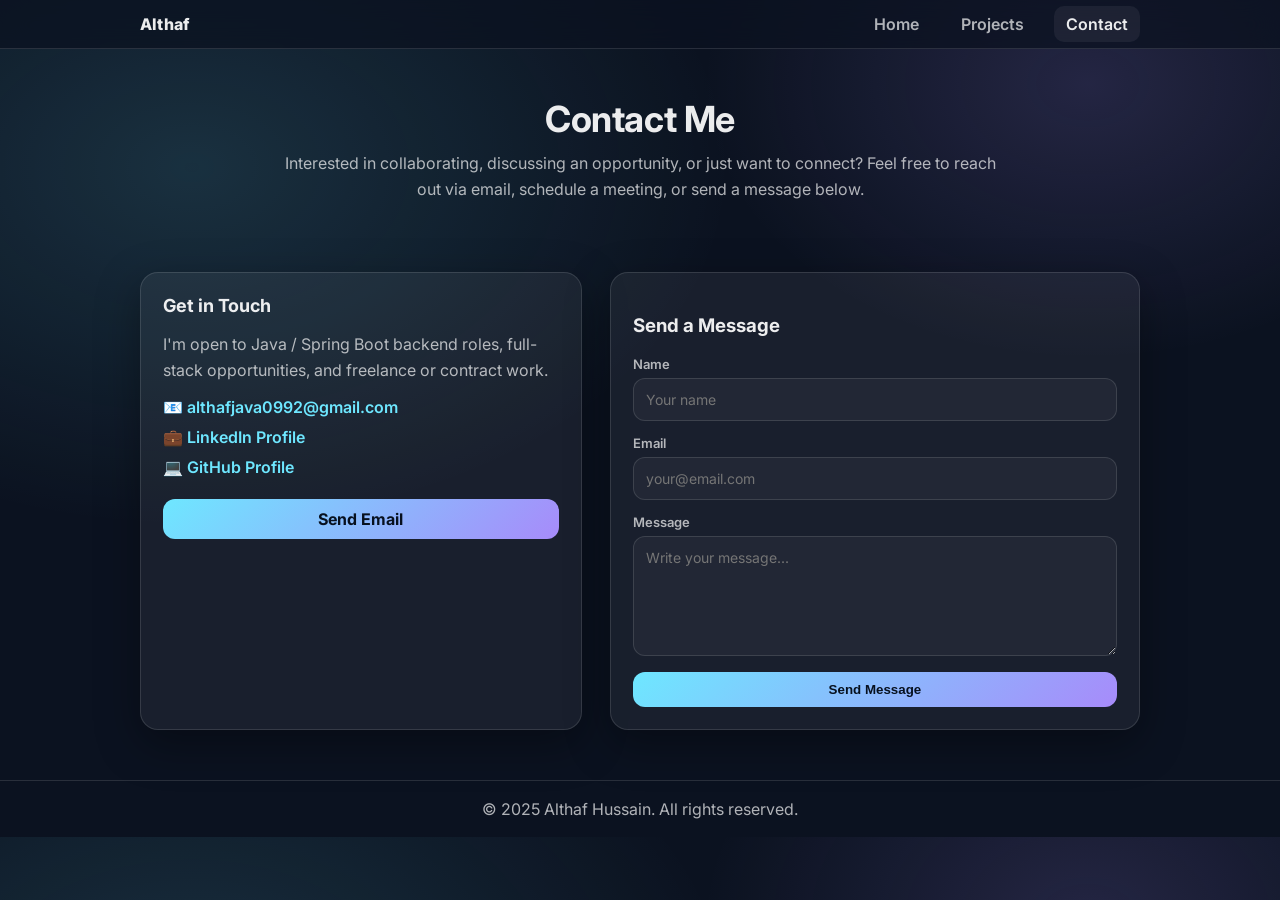
<file: contact.html>
<!DOCTYPE html>
<html lang="en">
<head>
    <meta charset="UTF-8" />
    <meta name="viewport" content="width=device-width, initial-scale=1.0" />
    <title>Contact | Althaf</title>

    <link rel="preconnect" href="https://fonts.googleapis.com" />
    <link rel="preconnect" href="https://fonts.gstatic.com" crossorigin />
    <link href="https://fonts.googleapis.com/css2?family=Inter:wght@400;600;700&display=swap" rel="stylesheet" />

    <style>
        :root{
            --bg:#0b1220;
            --card:rgba(255,255,255,.06);
            --border:rgba(255,255,255,.12);
            --text:rgba(255,255,255,.92);
            --muted:rgba(255,255,255,.68);
            --accent:#6ee7ff;
            --accent2:#a78bfa;
            --shadow:0 14px 44px rgba(0,0,0,.35);
            --radius:18px;
        }

        *{ box-sizing:border-box; }
        body{
            margin:0;
            font-family:Inter,system-ui,-apple-system,Segoe UI,Roboto,Arial,sans-serif;
            color:var(--text);
            background:
                    radial-gradient(900px 600px at 15% 20%, rgba(110,231,255,.14), transparent 60%),
                    radial-gradient(700px 500px at 85% 10%, rgba(167,139,250,.16), transparent 55%),
                    var(--bg);
        }

        a{ color:inherit; text-decoration:none; }
        .container{ width:min(1000px,92%); margin:auto; }

        /* Navbar */
        .navbar{
            position:sticky; top:0; z-index:10;
            backdrop-filter:blur(14px);
            background:rgba(11,18,32,.75);
            border-bottom:1px solid var(--border);
        }
        .nav-container{
            display:flex; justify-content:space-between; align-items:center;
            padding:14px 0;
        }
        .brand{ font-weight:800; letter-spacing:.2px; }
        .nav-links a{
            margin-left:14px;
            padding:8px 12px;
            border-radius:10px;
            font-weight:600;
            color:var(--muted);
        }
        .nav-links a.active{
            background:var(--card);
            color:var(--text);
        }

        /* Page Header */
        .page-hero{
            padding:48px 0 24px;
            text-align:center;
        }
        .page-hero h1{
            margin:0;
            font-size:36px;
            letter-spacing:-.4px;
        }
        .page-hero p{
            margin-top:10px;
            color:var(--muted);
            max-width:720px;
            margin-left:auto;
            margin-right:auto;
            line-height:1.6;
        }

        /* Layout */
        .contact-grid{
            display:grid;
            grid-template-columns:1fr 1.2fr;
            gap:28px;
            margin-top:30px;
        }

        .card{
            border:1px solid var(--border);
            background:var(--card);
            border-radius:var(--radius);
            padding:22px;
            box-shadow:var(--shadow);
        }

        /* Info Cards */
        .info-block h3{
            margin:0 0 10px;
            font-size:18px;
        }
        .info-block p{
            color:var(--muted);
            line-height:1.6;
            margin-bottom:14px;
        }

        .info-links a{
            display:block;
            margin-bottom:10px;
            font-weight:600;
            color:var(--accent);
        }

        /* Buttons */
        .btn{
            display:inline-flex;
            align-items:center;
            justify-content:center;
            padding:10px 14px;
            border-radius:12px;
            font-weight:700;
            border:1px solid var(--border);
            background:rgba(255,255,255,.06);
            cursor:pointer;
        }
        .btn.primary{
            border:none;
            color:#07111f;
            background:linear-gradient(135deg,var(--accent),var(--accent2));
        }
        .btn.block{
            width:100%;
            margin-top:12px;
        }

        /* Form */
        form label{
            display:block;
            font-size:13px;
            font-weight:600;
            margin:14px 0 6px;
            color:var(--muted);
        }
        input, textarea{
            width:100%;
            padding:12px;
            border-radius:12px;
            border:1px solid var(--border);
            background:rgba(255,255,255,.04);
            color:var(--text);
            font-family:inherit;
            font-size:14px;
        }
        textarea{ min-height:120px; resize:vertical; }

        /* Footer */
        footer{
            border-top:1px solid var(--border);
            padding:18px 0;
            margin-top:50px;
            color:var(--muted);
            text-align:center;
        }

        /* Responsive */
        @media(max-width:860px){
            .contact-grid{ grid-template-columns:1fr; }
        }
    </style>
</head>

<body>

<header class="navbar">
    <div class="container nav-container">
        <div class="brand"><a href="index.html" style="color:inherit;text-decoration:none;">Althaf</a></div>
        <nav class="nav-links">
            <a href="index.html">Home</a>
            <a href="projects.html">Projects</a>
            <a href="contact.html" class="active">Contact</a>
        </nav>
    </div>
</header>

<main>
    <section class="page-hero">
        <div class="container">
            <h1>Contact Me</h1>
            <p>
                Interested in collaborating, discussing an opportunity, or just want to connect?
                Feel free to reach out via email, schedule a meeting, or send a message below.
            </p>
        </div>
    </section>

    <section class="container">
        <div class="contact-grid">

            <!-- LEFT: CONTACT INFO -->
            <div class="card info-block">
                <h3>Get in Touch</h3>
                <p>
                    I'm open to Java / Spring Boot backend roles, full-stack opportunities,
                    and freelance or contract work.
                </p>

                <div class="info-links">
                    <a href="mailto:althafjava0992@gmail.com">📧 althafjava0992@gmail.com</a>
                    <a href="https://www.linkedin.com/in/althaf-hussain-shaik" target="_blank" rel="noopener">
                        💼 LinkedIn Profile
                    </a>
                    <a href="https://github.com/althafshaik0992" target="_blank" rel="noopener">
                        💻 GitHub Profile
                    </a>
                </div>

                <a href="mailto:althafjava0992@gmail.com" class="btn primary block">
                    Send Email
                </a>
            </div>

            <!-- RIGHT: CONTACT FORM -->
            <div class="card">
                <h3>Send a Message</h3>

                <form action="https://formspree.io/f/xeedodwb" method="POST">
                    <label for="name">Name</label>
                    <input id="name" name="name" placeholder="Your name" required />

                    <label for="email">Email</label>
                    <input id="email" name="email" type="email" placeholder="your@email.com" required />

                    <label for="message">Message</label>
                    <textarea id="message" name="message" placeholder="Write your message..." required></textarea>

                    <button type="submit" class="btn primary block">Send Message</button>
                </form>
            </div>

        </div>
    </section>
</main>

<footer>
    © 2025 Althaf Hussain. All rights reserved.
</footer>

</body>
</html>
</file>
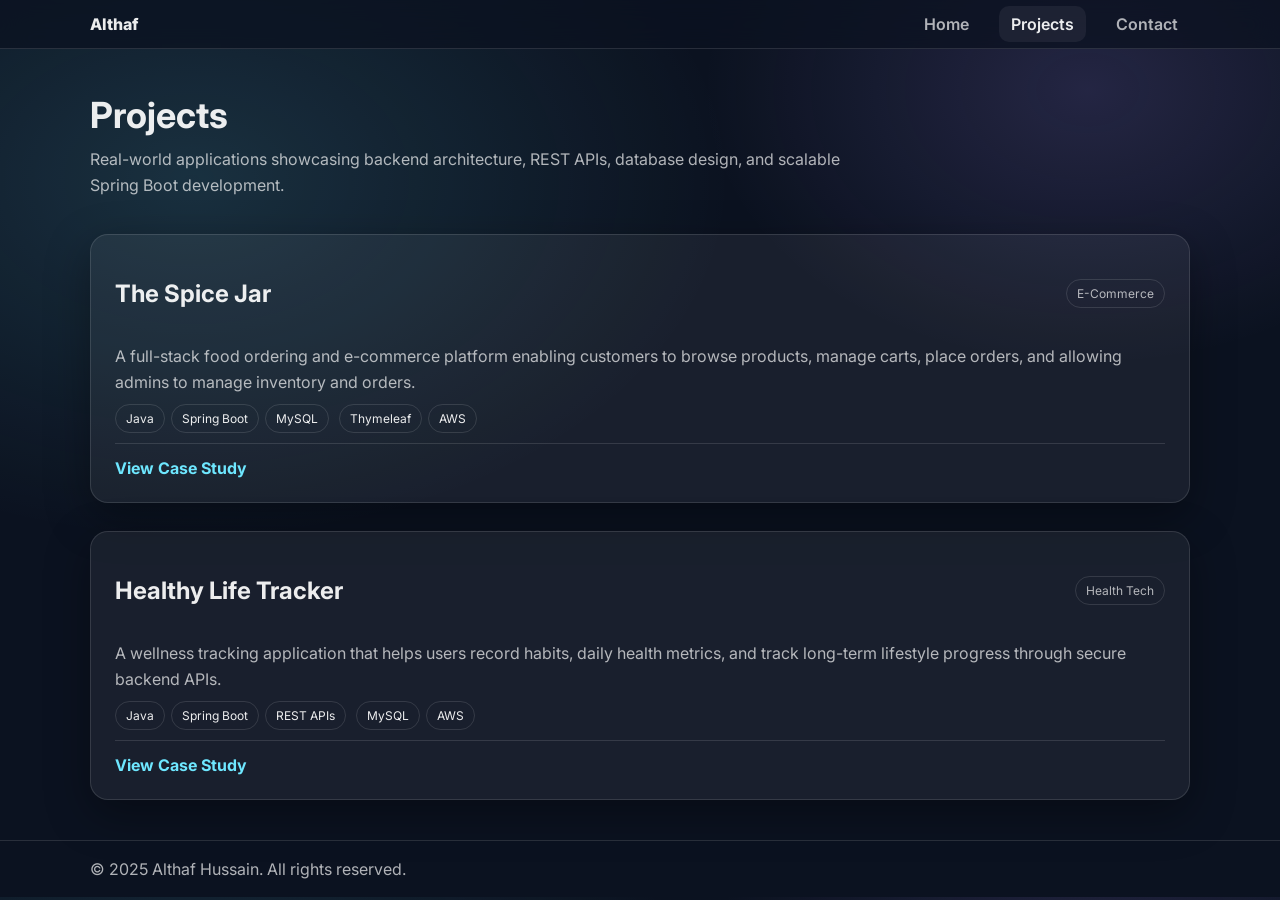
<file: projects.html>
<!DOCTYPE html>
<html lang="en">
<head>
    <meta charset="UTF-8" />
    <meta name="viewport" content="width=device-width, initial-scale=1.0" />
    <title>Projects | Althaf</title>

    <link rel="preconnect" href="https://fonts.googleapis.com" />
    <link rel="preconnect" href="https://fonts.gstatic.com" crossorigin />
    <link href="https://fonts.googleapis.com/css2?family=Inter:wght@400;600;700&display=swap" rel="stylesheet" />

    <style>
        :root{
            --bg:#0b1220;
            --card:rgba(255,255,255,.06);
            --border:rgba(255,255,255,.12);
            --text:rgba(255,255,255,.92);
            --muted:rgba(255,255,255,.68);
            --accent:#6ee7ff;
            --accent2:#a78bfa;
            --shadow:0 14px 44px rgba(0,0,0,.35);
            --radius:18px;
        }

        *{ box-sizing:border-box; }
        body{
            margin:0;
            font-family:Inter,system-ui;
            color:var(--text);
            background:
                    radial-gradient(900px 600px at 15% 20%, rgba(110,231,255,.14), transparent 60%),
                    radial-gradient(700px 500px at 85% 10%, rgba(167,139,250,.16), transparent 55%),
                    var(--bg);
        }

        a{ color:inherit; text-decoration:none; }
        .container{ width:min(1100px,92%); margin:auto; }

        /* Navbar */
        .navbar{
            position:sticky; top:0; z-index:10;
            backdrop-filter:blur(14px);
            background:rgba(11,18,32,.75);
            border-bottom:1px solid var(--border);
        }
        .nav-container{
            display:flex; justify-content:space-between; align-items:center;
            padding:14px 0;
        }
        .brand{ font-weight:800; }
        .nav-links a{
            margin-left:14px;
            padding:8px 12px;
            border-radius:10px;
            font-weight:600;
            color:var(--muted);
        }
        .nav-links a.active{ background:var(--card); color:var(--text); }

        /* Page Hero */
        .page-hero{ padding:44px 0 20px; }
        .page-hero h1{ margin:0; font-size:36px; }
        .page-subtitle{
            margin-top:10px;
            color:var(--muted);
            max-width:760px;
            line-height:1.6;
        }

        /* Project Card */
        .project{
            border:1px solid var(--border);
            background:var(--card);
            border-radius:var(--radius);
            padding:24px;
            box-shadow:var(--shadow);
            margin-bottom:28px;
        }

        .project-header{
            display:flex; justify-content:space-between; align-items:center;
            margin-bottom:10px;
        }

        .tag{
            font-size:12px;
            padding:6px 10px;
            border-radius:999px;
            border:1px solid var(--border);
            color:var(--muted);
        }

        .project-desc{
            color:var(--muted);
            line-height:1.6;
            margin-bottom:12px;
        }

        .chips span{
            font-size:12px;
            padding:6px 10px;
            border-radius:999px;
            border:1px solid var(--border);
            margin-right:6px;
        }

        /* Case Study */
        details{
            margin-top:16px;
            border-top:1px solid var(--border);
            padding-top:14px;
        }
        summary{
            cursor:pointer;
            font-weight:700;
            color:var(--accent);
            list-style:none;
        }
        summary::-webkit-details-marker{ display:none; }

        .case-grid{
            display:grid;
            grid-template-columns:repeat(auto-fit,minmax(260px,1fr));
            gap:16px;
            margin-top:16px;
        }

        .case-box{
            border:1px solid var(--border);
            background:rgba(255,255,255,.04);
            border-radius:14px;
            padding:16px;
        }
        .case-box h4{
            margin:0 0 8px;
            font-size:14px;
        }
        .case-box p, .case-box li{
            font-size:14px;
            color:var(--muted);
            line-height:1.5;
        }

        footer{
            border-top:1px solid var(--border);
            padding:18px 0;
            color:var(--muted);
            margin-top:40px;
        }
    </style>
</head>

<body>

<header class="navbar">
    <div class="container nav-container">
        <div class="brand"><a href="index.html" style="color:inherit;text-decoration:none;">Althaf</a></div>
        <nav class="nav-links">
            <a href="index.html">Home</a>
            <a href="projects.html" class="active">Projects</a>
            <a href="contact.html">Contact</a>
        </nav>
    </div>
</header>

<main>
    <section class="page-hero">
        <div class="container">
            <h1>Projects</h1>
            <p class="page-subtitle">
                Real-world applications showcasing backend architecture, REST APIs,
                database design, and scalable Spring Boot development.
            </p>
        </div>
    </section>

    <section class="container">

        <!-- ================= SPICE JAR ================= -->
        <article class="project">
            <div class="project-header">
                <h2>The Spice Jar</h2>
                <span class="tag">E-Commerce</span>
            </div>

            <p class="project-desc">
                A full-stack food ordering and e-commerce platform enabling customers to browse products,
                manage carts, place orders, and allowing admins to manage inventory and orders.
            </p>

            <div class="chips">
                <span>Java</span><span>Spring Boot</span><span>MySQL</span>
                <span>Thymeleaf</span><span>AWS</span>
            </div>

            <details>
                <summary>View Case Study</summary>

                <div class="case-grid">
                    <div class="case-box">
                        <h4>Problem</h4>
                        <p>
                            Small food businesses need a simple, reliable ordering platform with
                            admin control and secure backend services.
                        </p>
                    </div>

                    <div class="case-box">
                        <h4>Solution</h4>
                        <p>
                            Designed REST APIs with Spring Boot and a clean layered architecture,
                            supporting cart, checkout, and order lifecycle management.
                        </p>
                    </div>

                    <div class="case-box">
                        <h4>Architecture</h4>
                        <ul>
                            <li>Thymeleaf UI → REST APIs</li>
                            <li>Service & Repository layers</li>
                            <li>MySQL persistence</li>
                            <li>AWS deployment</li>
                        </ul>
                    </div>

                    <div class="case-box">
                        <h4>Impact</h4>
                        <ul>
                            <li>Clear separation of concerns</li>
                            <li>Easy admin product & order management</li>
                            <li>Scalable foundation for payments & analytics</li>
                        </ul>
                    </div>
                </div>
            </details>
        </article>

        <!-- ================= HEALTH APP ================= -->
        <article class="project">
            <div class="project-header">
                <h2>Healthy Life Tracker</h2>
                <span class="tag">Health Tech</span>
            </div>

            <p class="project-desc">
                A wellness tracking application that helps users record habits, daily health metrics,
                and track long-term lifestyle progress through secure backend APIs.
            </p>

            <div class="chips">
                <span>Java</span><span>Spring Boot</span><span>REST APIs</span>
                <span>MySQL</span><span>AWS</span>
            </div>

            <details>
                <summary>View Case Study</summary>

                <div class="case-grid">
                    <div class="case-box">
                        <h4>Problem</h4>
                        <p>
                            Users need a structured way to track daily health data and analyze progress
                            over time with reliable data storage.
                        </p>
                    </div>

                    <div class="case-box">
                        <h4>Solution</h4>
                        <p>
                            Built RESTful backend services with Spring Boot to store, validate,
                            and retrieve health metrics securely.
                        </p>
                    </div>

                    <div class="case-box">
                        <h4>Architecture</h4>
                        <ul>
                            <li>Client → REST API</li>
                            <li>Validation & Service layer</li>
                            <li>MySQL history-based data model</li>
                            <li>AWS-ready deployment</li>
                        </ul>
                    </div>

                    <div class="case-box">
                        <h4>Impact</h4>
                        <ul>
                            <li>Clean API design for future mobile apps</li>
                            <li>Scalable for analytics & reporting</li>
                            <li>Maintainable backend codebase</li>
                        </ul>
                    </div>
                </div>
            </details>
        </article>

    </section>
</main>

<footer>
    <div class="container">
        © 2025 Althaf Hussain. All rights reserved.
    </div>
</footer>

</body>
</html>
</file>
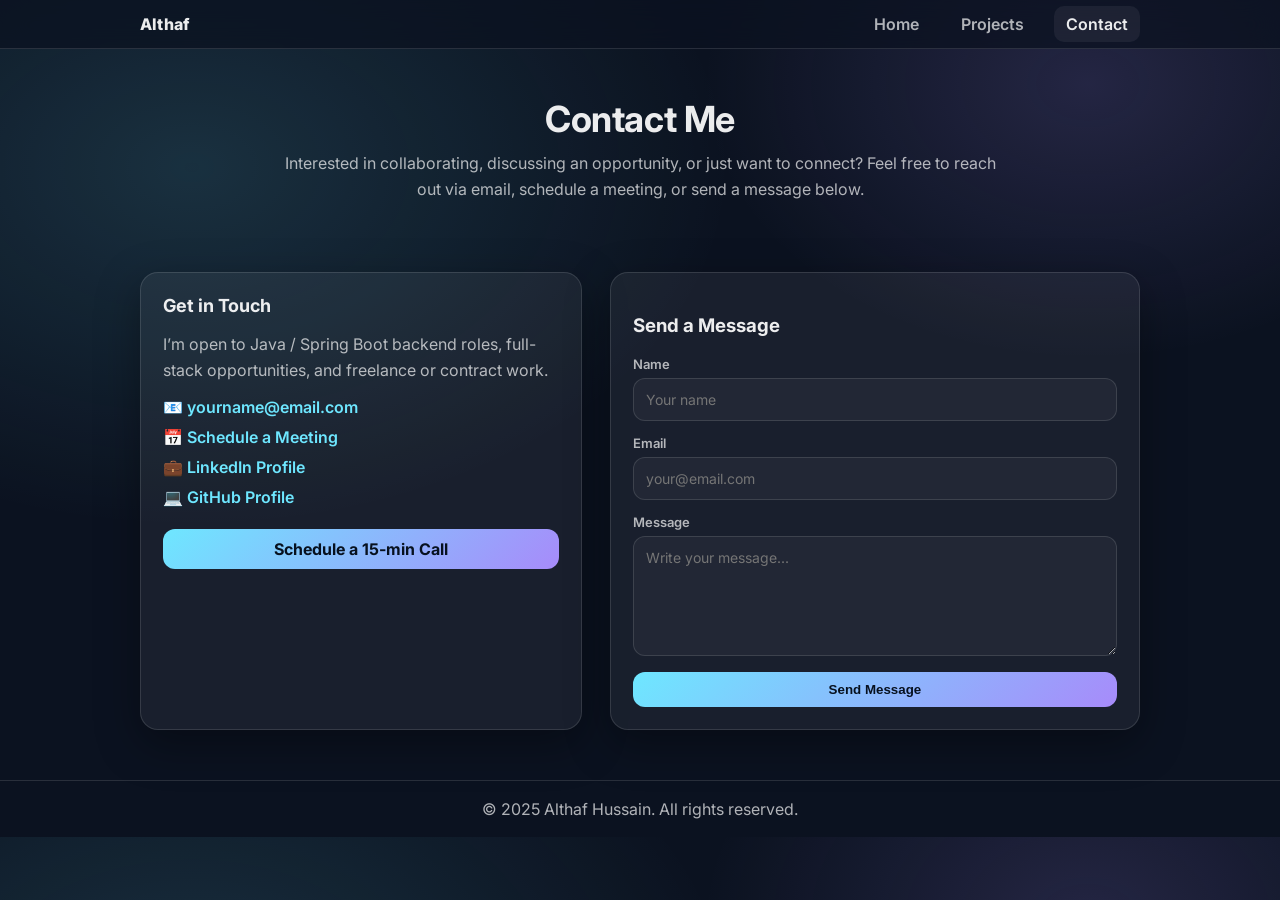
<file: Professional_Portfolio_Abstract_UI/src/main/resources/templates/contact.html>
<!DOCTYPE html>
<html lang="en">
<head>
    <meta charset="UTF-8" />
    <meta name="viewport" content="width=device-width, initial-scale=1.0" />
    <title>Contact | Althaf</title>

    <link rel="preconnect" href="https://fonts.googleapis.com" />
    <link rel="preconnect" href="https://fonts.gstatic.com" crossorigin />
    <link href="https://fonts.googleapis.com/css2?family=Inter:wght@400;600;700&display=swap" rel="stylesheet" />

    <style>
        :root{
            --bg:#0b1220;
            --card:rgba(255,255,255,.06);
            --border:rgba(255,255,255,.12);
            --text:rgba(255,255,255,.92);
            --muted:rgba(255,255,255,.68);
            --accent:#6ee7ff;
            --accent2:#a78bfa;
            --shadow:0 14px 44px rgba(0,0,0,.35);
            --radius:18px;
        }

        *{ box-sizing:border-box; }
        body{
            margin:0;
            font-family:Inter,system-ui,-apple-system,Segoe UI,Roboto,Arial,sans-serif;
            color:var(--text);
            background:
                    radial-gradient(900px 600px at 15% 20%, rgba(110,231,255,.14), transparent 60%),
                    radial-gradient(700px 500px at 85% 10%, rgba(167,139,250,.16), transparent 55%),
                    var(--bg);
        }

        a{ color:inherit; text-decoration:none; }
        .container{ width:min(1000px,92%); margin:auto; }

        /* Navbar */
        .navbar{
            position:sticky; top:0; z-index:10;
            backdrop-filter:blur(14px);
            background:rgba(11,18,32,.75);
            border-bottom:1px solid var(--border);
        }
        .nav-container{
            display:flex; justify-content:space-between; align-items:center;
            padding:14px 0;
        }
        .brand{ font-weight:800; letter-spacing:.2px; }
        .nav-links a{
            margin-left:14px;
            padding:8px 12px;
            border-radius:10px;
            font-weight:600;
            color:var(--muted);
        }
        .nav-links a.active{
            background:var(--card);
            color:var(--text);
        }

        /* Page Header */
        .page-hero{
            padding:48px 0 24px;
            text-align:center;
        }
        .page-hero h1{
            margin:0;
            font-size:36px;
            letter-spacing:-.4px;
        }
        .page-hero p{
            margin-top:10px;
            color:var(--muted);
            max-width:720px;
            margin-left:auto;
            margin-right:auto;
            line-height:1.6;
        }

        /* Layout */
        .contact-grid{
            display:grid;
            grid-template-columns:1fr 1.2fr;
            gap:28px;
            margin-top:30px;
        }

        .card{
            border:1px solid var(--border);
            background:var(--card);
            border-radius:var(--radius);
            padding:22px;
            box-shadow:var(--shadow);
        }

        /* Info Cards */
        .info-block h3{
            margin:0 0 10px;
            font-size:18px;
        }
        .info-block p{
            color:var(--muted);
            line-height:1.6;
            margin-bottom:14px;
        }

        .info-links a{
            display:block;
            margin-bottom:10px;
            font-weight:600;
            color:var(--accent);
        }

        /* Buttons */
        .btn{
            display:inline-flex;
            align-items:center;
            justify-content:center;
            padding:10px 14px;
            border-radius:12px;
            font-weight:700;
            border:1px solid var(--border);
            background:rgba(255,255,255,.06);
            cursor:pointer;
        }
        .btn.primary{
            border:none;
            color:#07111f;
            background:linear-gradient(135deg,var(--accent),var(--accent2));
        }
        .btn.block{
            width:100%;
            margin-top:12px;
        }

        /* Form */
        form label{
            display:block;
            font-size:13px;
            font-weight:600;
            margin:14px 0 6px;
            color:var(--muted);
        }
        input, textarea{
            width:100%;
            padding:12px;
            border-radius:12px;
            border:1px solid var(--border);
            background:rgba(255,255,255,.04);
            color:var(--text);
            font-family:inherit;
            font-size:14px;
        }
        textarea{ min-height:120px; resize:vertical; }

        /* Footer */
        footer{
            border-top:1px solid var(--border);
            padding:18px 0;
            margin-top:50px;
            color:var(--muted);
            text-align:center;
        }

        /* Responsive */
        @media(max-width:860px){
            .contact-grid{ grid-template-columns:1fr; }
        }
    </style>
</head>

<body>

<header class="navbar">
    <div class="container nav-container">
        <div class="brand">Althaf</div>
        <nav class="nav-links">
            <a href="/">Home</a>
            <a href="/projects">Projects</a>
            <a href="/contact" class="active">Contact</a>
        </nav>
    </div>
</header>

<main>
    <section class="page-hero">
        <div class="container">
            <h1>Contact Me</h1>
            <p>
                Interested in collaborating, discussing an opportunity, or just want to connect?
                Feel free to reach out via email, schedule a meeting, or send a message below.
            </p>
        </div>
    </section>

    <section class="container">
        <div class="contact-grid">

            <!-- LEFT: CONTACT INFO -->
            <div class="card info-block">
                <h3>Get in Touch</h3>
                <p>
                    I’m open to Java / Spring Boot backend roles, full-stack opportunities,
                    and freelance or contract work.
                </p>

                <div class="info-links">
                    <a href="mailto:yourname@email.com">📧 yourname@email.com</a>
                    <a href="https://calendly.com/YOUR_CALENDLY" target="_blank" rel="noopener">
                        📅 Schedule a Meeting
                    </a>
                    <a href="https://www.linkedin.com/in/YOUR_LINKEDIN" target="_blank" rel="noopener">
                        💼 LinkedIn Profile
                    </a>
                    <a href="https://github.com/YOUR_GITHUB" target="_blank" rel="noopener">
                        💻 GitHub Profile
                    </a>
                </div>

                <a href="https://calendly.com/YOUR_CALENDLY" target="_blank" class="btn primary block">
                    Schedule a 15-min Call
                </a>
            </div>

            <!-- RIGHT: CONTACT FORM -->
            <div class="card">
                <h3>Send a Message</h3>

                <!-- NOTE: Replace action with backend or Formspree -->
                <form action="#" method="post">
                    <label for="name">Name</label>
                    <input id="name" name="name" placeholder="Your name" required />

                    <label for="email">Email</label>
                    <input id="email" name="email" type="email" placeholder="your@email.com" required />

                    <label for="message">Message</label>
                    <textarea id="message" name="message" placeholder="Write your message..." required></textarea>

                    <button type="submit" class="btn primary block">Send Message</button>
                </form>
            </div>

        </div>
    </section>
</main>

<footer>
    © 2025 Althaf Hussain. All rights reserved.
</footer>

</body>
</html>
</file>
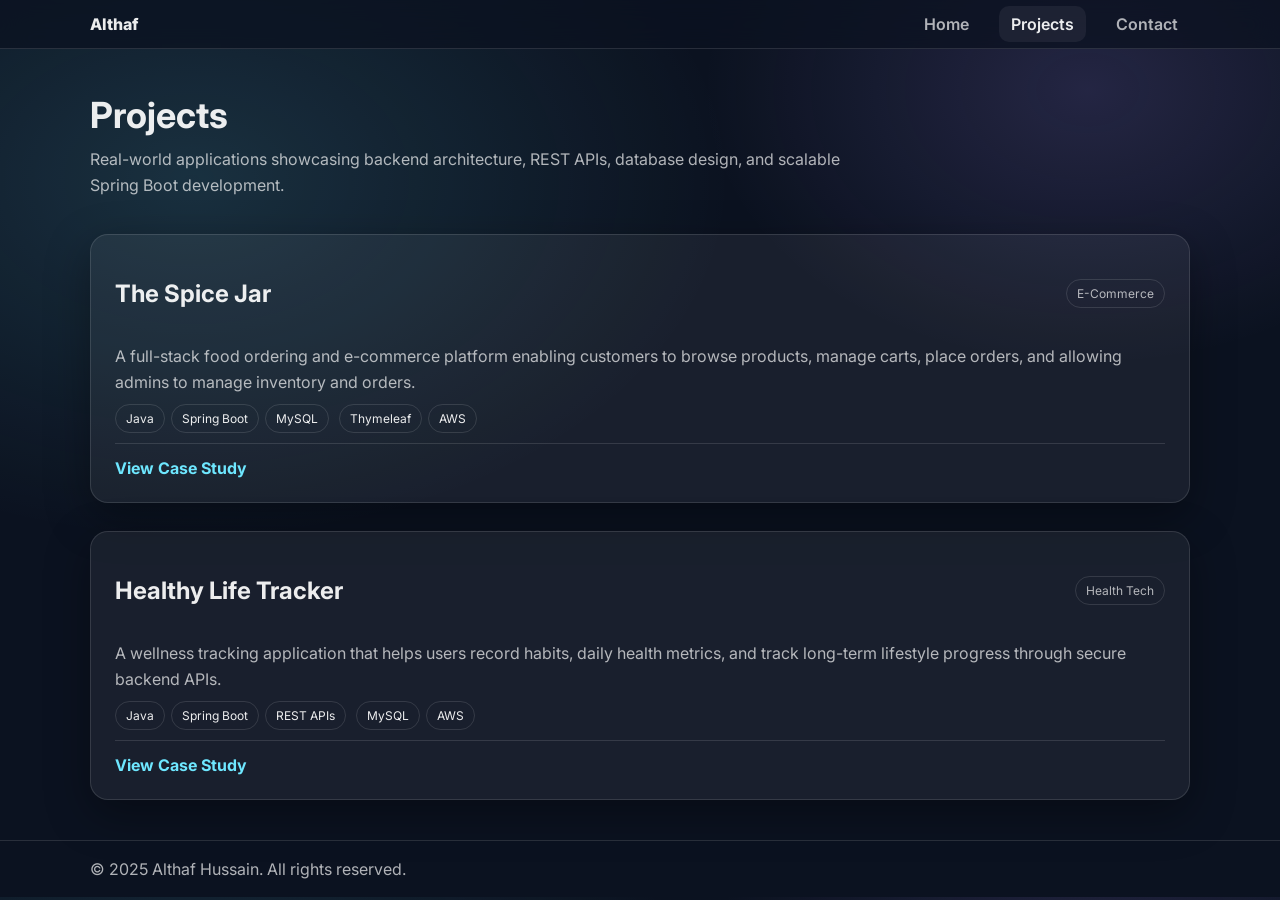
<file: Professional_Portfolio_Abstract_UI/src/main/resources/templates/projects.html>
<!DOCTYPE html>
<html lang="en">
<head>
    <meta charset="UTF-8" />
    <meta name="viewport" content="width=device-width, initial-scale=1.0" />
    <title>Projects | Althaf</title>

    <link rel="preconnect" href="https://fonts.googleapis.com" />
    <link rel="preconnect" href="https://fonts.gstatic.com" crossorigin />
    <link href="https://fonts.googleapis.com/css2?family=Inter:wght@400;600;700&display=swap" rel="stylesheet" />

    <style>
        :root{
            --bg:#0b1220;
            --card:rgba(255,255,255,.06);
            --border:rgba(255,255,255,.12);
            --text:rgba(255,255,255,.92);
            --muted:rgba(255,255,255,.68);
            --accent:#6ee7ff;
            --accent2:#a78bfa;
            --shadow:0 14px 44px rgba(0,0,0,.35);
            --radius:18px;
        }

        *{ box-sizing:border-box; }
        body{
            margin:0;
            font-family:Inter,system-ui;
            color:var(--text);
            background:
                    radial-gradient(900px 600px at 15% 20%, rgba(110,231,255,.14), transparent 60%),
                    radial-gradient(700px 500px at 85% 10%, rgba(167,139,250,.16), transparent 55%),
                    var(--bg);
        }

        a{ color:inherit; text-decoration:none; }
        .container{ width:min(1100px,92%); margin:auto; }

        /* Navbar */
        .navbar{
            position:sticky; top:0; z-index:10;
            backdrop-filter:blur(14px);
            background:rgba(11,18,32,.75);
            border-bottom:1px solid var(--border);
        }
        .nav-container{
            display:flex; justify-content:space-between; align-items:center;
            padding:14px 0;
        }
        .brand{ font-weight:800; }
        .nav-links a{
            margin-left:14px;
            padding:8px 12px;
            border-radius:10px;
            font-weight:600;
            color:var(--muted);
        }
        .nav-links a.active{ background:var(--card); color:var(--text); }

        /* Page Hero */
        .page-hero{ padding:44px 0 20px; }
        .page-hero h1{ margin:0; font-size:36px; }
        .page-subtitle{
            margin-top:10px;
            color:var(--muted);
            max-width:760px;
            line-height:1.6;
        }

        /* Project Card */
        .project{
            border:1px solid var(--border);
            background:var(--card);
            border-radius:var(--radius);
            padding:24px;
            box-shadow:var(--shadow);
            margin-bottom:28px;
        }

        .project-header{
            display:flex; justify-content:space-between; align-items:center;
            margin-bottom:10px;
        }

        .tag{
            font-size:12px;
            padding:6px 10px;
            border-radius:999px;
            border:1px solid var(--border);
            color:var(--muted);
        }

        .project-desc{
            color:var(--muted);
            line-height:1.6;
            margin-bottom:12px;
        }

        .chips span{
            font-size:12px;
            padding:6px 10px;
            border-radius:999px;
            border:1px solid var(--border);
            margin-right:6px;
        }

        /* Case Study */
        details{
            margin-top:16px;
            border-top:1px solid var(--border);
            padding-top:14px;
        }
        summary{
            cursor:pointer;
            font-weight:700;
            color:var(--accent);
            list-style:none;
        }
        summary::-webkit-details-marker{ display:none; }

        .case-grid{
            display:grid;
            grid-template-columns:repeat(auto-fit,minmax(260px,1fr));
            gap:16px;
            margin-top:16px;
        }

        .case-box{
            border:1px solid var(--border);
            background:rgba(255,255,255,.04);
            border-radius:14px;
            padding:16px;
        }
        .case-box h4{
            margin:0 0 8px;
            font-size:14px;
        }
        .case-box p, .case-box li{
            font-size:14px;
            color:var(--muted);
            line-height:1.5;
        }

        footer{
            border-top:1px solid var(--border);
            padding:18px 0;
            color:var(--muted);
            margin-top:40px;
        }
    </style>
</head>

<body>

<header class="navbar">
    <div class="container nav-container">
        <div class="brand">Althaf</div>
        <nav class="nav-links">
            <a href="/">Home</a>
            <a href="/projects" class="active">Projects</a>
            <a href="/contact">Contact</a>
        </nav>
    </div>
</header>

<main>
    <section class="page-hero">
        <div class="container">
            <h1>Projects</h1>
            <p class="page-subtitle">
                Real-world applications showcasing backend architecture, REST APIs,
                database design, and scalable Spring Boot development.
            </p>
        </div>
    </section>

    <section class="container">

        <!-- ================= SPICE JAR ================= -->
        <article class="project">
            <div class="project-header">
                <h2>The Spice Jar</h2>
                <span class="tag">E-Commerce</span>
            </div>

            <p class="project-desc">
                A full-stack food ordering and e-commerce platform enabling customers to browse products,
                manage carts, place orders, and allowing admins to manage inventory and orders.
            </p>

            <div class="chips">
                <span>Java</span><span>Spring Boot</span><span>MySQL</span>
                <span>Thymeleaf</span><span>AWS</span>
            </div>

            <details>
                <summary>View Case Study</summary>

                <div class="case-grid">
                    <div class="case-box">
                        <h4>Problem</h4>
                        <p>
                            Small food businesses need a simple, reliable ordering platform with
                            admin control and secure backend services.
                        </p>
                    </div>

                    <div class="case-box">
                        <h4>Solution</h4>
                        <p>
                            Designed REST APIs with Spring Boot and a clean layered architecture,
                            supporting cart, checkout, and order lifecycle management.
                        </p>
                    </div>

                    <div class="case-box">
                        <h4>Architecture</h4>
                        <ul>
                            <li>Thymeleaf UI → REST APIs</li>
                            <li>Service & Repository layers</li>
                            <li>MySQL persistence</li>
                            <li>AWS deployment</li>
                        </ul>
                    </div>

                    <div class="case-box">
                        <h4>Impact</h4>
                        <ul>
                            <li>Clear separation of concerns</li>
                            <li>Easy admin product & order management</li>
                            <li>Scalable foundation for payments & analytics</li>
                        </ul>
                    </div>
                </div>
            </details>
        </article>

        <!-- ================= HEALTH APP ================= -->
        <article class="project">
            <div class="project-header">
                <h2>Healthy Life Tracker</h2>
                <span class="tag">Health Tech</span>
            </div>

            <p class="project-desc">
                A wellness tracking application that helps users record habits, daily health metrics,
                and track long-term lifestyle progress through secure backend APIs.
            </p>

            <div class="chips">
                <span>Java</span><span>Spring Boot</span><span>REST APIs</span>
                <span>MySQL</span><span>AWS</span>
            </div>

            <details>
                <summary>View Case Study</summary>

                <div class="case-grid">
                    <div class="case-box">
                        <h4>Problem</h4>
                        <p>
                            Users need a structured way to track daily health data and analyze progress
                            over time with reliable data storage.
                        </p>
                    </div>

                    <div class="case-box">
                        <h4>Solution</h4>
                        <p>
                            Built RESTful backend services with Spring Boot to store, validate,
                            and retrieve health metrics securely.
                        </p>
                    </div>

                    <div class="case-box">
                        <h4>Architecture</h4>
                        <ul>
                            <li>Client → REST API</li>
                            <li>Validation & Service layer</li>
                            <li>MySQL history-based data model</li>
                            <li>AWS-ready deployment</li>
                        </ul>
                    </div>

                    <div class="case-box">
                        <h4>Impact</h4>
                        <ul>
                            <li>Clean API design for future mobile apps</li>
                            <li>Scalable for analytics & reporting</li>
                            <li>Maintainable backend codebase</li>
                        </ul>
                    </div>
                </div>
            </details>
        </article>

    </section>
</main>

<footer>
    <div class="container">
        © 2025 Althaf Hussain. All rights reserved.
    </div>
</footer>

</body>
</html>
</file>
